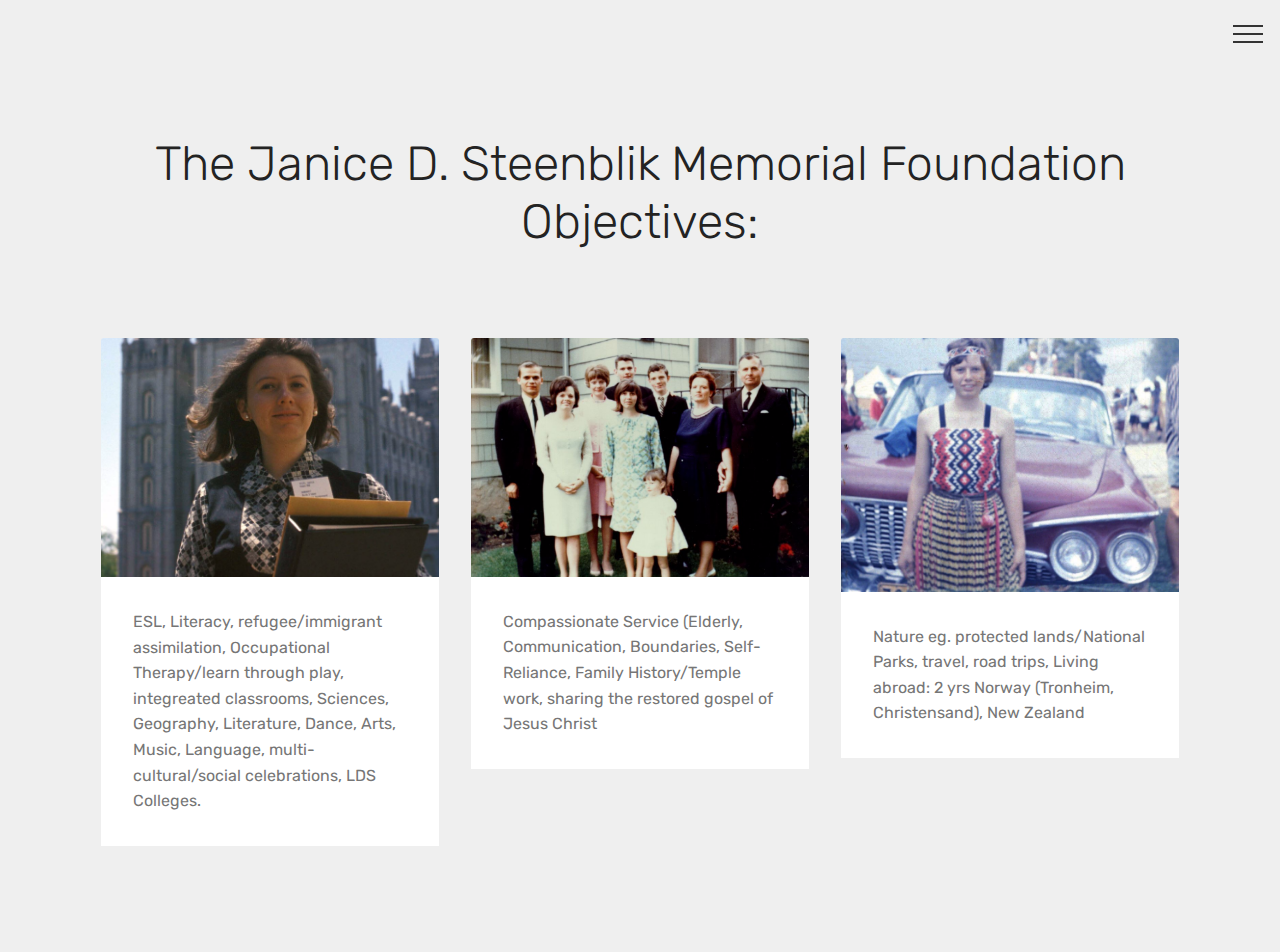
<file: page3.html>
<!DOCTYPE html>
<html >
<head>
  <!-- Site made with Mobirise Website Builder v4.7.2, https://mobirise.com -->
  <meta charset="UTF-8">
  <meta http-equiv="X-UA-Compatible" content="IE=edge">
  <meta name="generator" content="Mobirise v4.7.2, mobirise.com">
  <meta name="viewport" content="width=device-width, initial-scale=1, minimum-scale=1">
  <link rel="shortcut icon" href="assets/images/logo2.png" type="image/x-icon">
  <meta name="description" content="Website Generator Description">
  <title>Foundation</title>
  <link rel="stylesheet" href="assets/web/assets/mobirise-icons/mobirise-icons.css">
  <link rel="stylesheet" href="assets/tether/tether.min.css">
  <link rel="stylesheet" href="assets/bootstrap/css/bootstrap.min.css">
  <link rel="stylesheet" href="assets/bootstrap/css/bootstrap-grid.min.css">
  <link rel="stylesheet" href="assets/bootstrap/css/bootstrap-reboot.min.css">
  <link rel="stylesheet" href="assets/dropdown/css/style.css">
  <link rel="stylesheet" href="assets/theme/css/style.css">
  <link rel="stylesheet" href="assets/mobirise/css/mbr-additional.css" type="text/css">
  
  
  
</head>
<body>
  <section class="menu cid-qDMTMDtjyh" once="menu" id="menu2-5">

    

    <nav class="navbar navbar-expand beta-menu navbar-dropdown align-items-center collapsed bg-color transparent">
        <button class="navbar-toggler navbar-toggler-right" type="button" data-toggle="collapse" data-target="#navbarSupportedContent" aria-controls="navbarSupportedContent" aria-expanded="false" aria-label="Toggle navigation">
            <div class="hamburger">
                <span></span>
                <span></span>
                <span></span>
                <span></span>
            </div>
        </button>
        <div class="menu-logo">
            <div class="navbar-brand">
                
                
            </div>
        </div>
        <div class="collapse navbar-collapse" id="navbarSupportedContent">
            <ul class="navbar-nav nav-dropdown navbar-nav-top-padding" data-app-modern-menu="true"><li class="nav-item">
                    <a class="nav-link link text-black display-4" href="https://mobirise.com">Services</a>
                </li>
                <li class="nav-item">
                    <a class="nav-link link text-black display-4" href="https://mobirise.com">About Us</a>
                </li></ul>
            <div class="navbar-buttons mbr-section-btn">
                <a class="btn btn-sm btn-primary display-4" href="tel:+1-234-567-8901">
                    <span class="btn-icon mbri-mobile mbr-iconfont mbr-iconfont-btn">
                    </span>
                    +1-234-567-8901
                </a>
            </div>
        </div>
    </nav>
</section>

<section class="engine"><a href="https://mobirise.me/e">make a site</a></section><section class="features18 popup-btn-cards cid-qDPJhocqSt" id="features18-c">

    

    
    <div class="container">
        <h2 class="mbr-section-title pb-3 align-center mbr-fonts-style display-2">The Janice D. Steenblik Memorial Foundation<br>Objectives:</h2>
        
        <div class="media-container-row pt-5 ">
            <div class="card p-3 col-12 col-md-6 col-lg-4">
                <div class="card-wrapper ">
                    <div class="card-img">
                        <div class="mbr-overlay"></div>
                        <div class="mbr-section-btn text-center"><a href="https://mobirise.com" class="btn btn-primary-outline display-4">Education</a></div>
                        <img src="assets/images/slide35-2440x1656.jpg" alt="Mobirise" title="">
                    </div>
                    <div class="card-box">
                        
                        <p class="mbr-text mbr-fonts-style align-left display-7">ESL, Literacy, refugee/immigrant assimilation, Occupational Therapy/learn through play, integreated classrooms, Sciences, Geography, Literature, Dance, Arts, Music, Language, multi-cultural/social celebrations, LDS Colleges.</p>
                    </div>
                </div>
            </div>
            <div class="card p-3 col-12 col-md-6 col-lg-4">
                <div class="card-wrapper">
                    <div class="card-img">
                        <div class="mbr-overlay"></div>
                        <div class="mbr-section-btn text-center"><a href="https://mobirise.com" class="btn btn-primary-outline display-7">Family Relationships</a></div>
                        <img src="assets/images/1-78-3-1024x700.jpg" alt="Mobirise" title="">
                    </div>
                    <div class="card-box">
                        
                        <p class="mbr-text mbr-fonts-style display-7">Compassionate Service (Elderly, Communication, Boundaries, Self-Reliance, Family History/Temple work, sharing the restored gospel of Jesus Christ</p>
                    </div>
                </div>
            </div>

            <div class="card p-3 col-12 col-md-6 col-lg-4">
                <div class="card-wrapper">
                    <div class="card-img">
                        <div class="mbr-overlay"></div>
                        <div class="mbr-section-btn text-center"><a href="https://mobirise.com" class="btn btn-primary-outline display-4">Exploring the World's Beauty</a></div>
                        <img src="assets/images/slide57-4-1660x2268.jpg" alt="Mobirise" title="">
                    </div>
                    <div class="card-box">
                        
                        <p class="mbr-text mbr-fonts-style display-7">Nature eg. protected lands/National Parks, travel, road trips, Living abroad: 2 yrs Norway (Tronheim, Christensand), New Zealand</p>
                    </div>
                </div>
            </div>

            
        </div>
    </div>
</section>


  <script src="assets/web/assets/jquery/jquery.min.js"></script>
  <script src="assets/popper/popper.min.js"></script>
  <script src="assets/tether/tether.min.js"></script>
  <script src="assets/bootstrap/js/bootstrap.min.js"></script>
  <script src="assets/smoothscroll/smooth-scroll.js"></script>
  <script src="assets/dropdown/js/script.min.js"></script>
  <script src="assets/touchswipe/jquery.touch-swipe.min.js"></script>
  <script src="assets/mbr-popup-btns/mbr-popup-btns.js"></script>
  <script src="assets/theme/js/script.js"></script>
  
  
</body>
</html>
</file>
<file: assets/web/assets/mobirise-icons/mobirise-icons.css>
@font-face {
  font-family: 'MobiriseIcons';
  src:  url('mobirise-icons.eot?spat4u');
  src:  url('mobirise-icons.eot?spat4u#iefix') format('embedded-opentype'),
    url('mobirise-icons.ttf?spat4u') format('truetype'),
    url('mobirise-icons.woff?spat4u') format('woff'),
    url('mobirise-icons.svg?spat4u#MobiriseIcons') format('svg');
  font-weight: normal;
  font-style: normal;
}

[class^="mbri-"], [class*=" mbri-"] {
  /* use !important to prevent issues with browser extensions that change fonts */
  font-family: MobiriseIcons !important;
  speak: none;
  font-style: normal;
  font-weight: normal;
  font-variant: normal;
  text-transform: none;
  line-height: 1;

  /* Better Font Rendering =========== */
  -webkit-font-smoothing: antialiased;
  -moz-osx-font-smoothing: grayscale;
}

.mbri-add-submenu:before {
  content: "\e900";
}
.mbri-alert:before {
  content: "\e901";
}
.mbri-align-center:before {
  content: "\e902";
}
.mbri-align-justify:before {
  content: "\e903";
}
.mbri-align-left:before {
  content: "\e904";
}
.mbri-align-right:before {
  content: "\e905";
}
.mbri-android:before {
  content: "\e906";
}
.mbri-apple:before {
  content: "\e907";
}
.mbri-arrow-down:before {
  content: "\e908";
}
.mbri-arrow-next:before {
  content: "\e909";
}
.mbri-arrow-prev:before {
  content: "\e90a";
}
.mbri-arrow-up:before {
  content: "\e90b";
}
.mbri-bold:before {
  content: "\e90c";
}
.mbri-bookmark:before {
  content: "\e90d";
}
.mbri-bootstrap:before {
  content: "\e90e";
}
.mbri-briefcase:before {
  content: "\e90f";
}
.mbri-browse:before {
  content: "\e910";
}
.mbri-bulleted-list:before {
  content: "\e911";
}
.mbri-calendar:before {
  content: "\e912";
}
.mbri-camera:before {
  content: "\e913";
}
.mbri-cart-add:before {
  content: "\e914";
}
.mbri-cart-full:before {
  content: "\e915";
}
.mbri-cash:before {
  content: "\e916";
}
.mbri-change-style:before {
  content: "\e917";
}
.mbri-chat:before {
  content: "\e918";
}
.mbri-clock:before {
  content: "\e919";
}
.mbri-close:before {
  content: "\e91a";
}
.mbri-cloud:before {
  content: "\e91b";
}
.mbri-code:before {
  content: "\e91c";
}
.mbri-contact-form:before {
  content: "\e91d";
}
.mbri-credit-card:before {
  content: "\e91e";
}
.mbri-cursor-click:before {
  content: "\e91f";
}
.mbri-cust-feedback:before {
  content: "\e920";
}
.mbri-database:before {
  content: "\e921";
}
.mbri-delivery:before {
  content: "\e922";
}
.mbri-desktop:before {
  content: "\e923";
}
.mbri-devices:before {
  content: "\e924";
}
.mbri-down:before {
  content: "\e925";
}
.mbri-download:before {
  content: "\e989";
}
.mbri-drag-n-drop:before {
  content: "\e927";
}
.mbri-drag-n-drop2:before {
  content: "\e928";
}
.mbri-edit:before {
  content: "\e929";
}
.mbri-edit2:before {
  content: "\e92a";
}
.mbri-error:before {
  content: "\e92b";
}
.mbri-extension:before {
  content: "\e92c";
}
.mbri-features:before {
  content: "\e92d";
}
.mbri-file:before {
  content: "\e92e";
}
.mbri-flag:before {
  content: "\e92f";
}
.mbri-folder:before {
  content: "\e930";
}
.mbri-gift:before {
  content: "\e931";
}
.mbri-github:before {
  content: "\e932";
}
.mbri-globe:before {
  content: "\e933";
}
.mbri-globe-2:before {
  content: "\e934";
}
.mbri-growing-chart:before {
  content: "\e935";
}
.mbri-hearth:before {
  content: "\e936";
}
.mbri-help:before {
  content: "\e937";
}
.mbri-home:before {
  content: "\e938";
}
.mbri-hot-cup:before {
  content: "\e939";
}
.mbri-idea:before {
  content: "\e93a";
}
.mbri-image-gallery:before {
  content: "\e93b";
}
.mbri-image-slider:before {
  content: "\e93c";
}
.mbri-info:before {
  content: "\e93d";
}
.mbri-italic:before {
  content: "\e93e";
}
.mbri-key:before {
  content: "\e93f";
}
.mbri-laptop:before {
  content: "\e940";
}
.mbri-layers:before {
  content: "\e941";
}
.mbri-left-right:before {
  content: "\e942";
}
.mbri-left:before {
  content: "\e943";
}
.mbri-letter:before {
  content: "\e944";
}
.mbri-like:before {
  content: "\e945";
}
.mbri-link:before {
  content: "\e946";
}
.mbri-lock:before {
  content: "\e947";
}
.mbri-login:before {
  content: "\e948";
}
.mbri-logout:before {
  content: "\e949";
}
.mbri-magic-stick:before {
  content: "\e94a";
}
.mbri-map-pin:before {
  content: "\e94b";
}
.mbri-menu:before {
  content: "\e94c";
}
.mbri-mobile:before {
  content: "\e94d";
}
.mbri-mobile2:before {
  content: "\e94e";
}
.mbri-mobirise:before {
  content: "\e94f";
}
.mbri-more-horizontal:before {
  content: "\e950";
}
.mbri-more-vertical:before {
  content: "\e951";
}
.mbri-music:before {
  content: "\e952";
}
.mbri-new-file:before {
  content: "\e953";
}
.mbri-numbered-list:before {
  content: "\e954";
}
.mbri-opened-folder:before {
  content: "\e955";
}
.mbri-pages:before {
  content: "\e956";
}
.mbri-paper-plane:before {
  content: "\e957";
}
.mbri-paperclip:before {
  content: "\e958";
}
.mbri-photo:before {
  content: "\e959";
}
.mbri-photos:before {
  content: "\e95a";
}
.mbri-pin:before {
  content: "\e95b";
}
.mbri-play:before {
  content: "\e95c";
}
.mbri-plus:before {
  content: "\e95d";
}
.mbri-preview:before {
  content: "\e95e";
}
.mbri-print:before {
  content: "\e95f";
}
.mbri-protect:before {
  content: "\e960";
}
.mbri-question:before {
  content: "\e961";
}
.mbri-quote-left:before {
  content: "\e962";
}
.mbri-quote-right:before {
  content: "\e963";
}
.mbri-refresh:before {
  content: "\e964";
}
.mbri-responsive:before {
  content: "\e965";
}
.mbri-right:before {
  content: "\e966";
}
.mbri-rocket:before {
  content: "\e967";
}
.mbri-sad-face:before {
  content: "\e968";
}
.mbri-sale:before {
  content: "\e969";
}
.mbri-save:before {
  content: "\e96a";
}
.mbri-search:before {
  content: "\e96b";
}
.mbri-setting:before {
  content: "\e96c";
}
.mbri-setting2:before {
  content: "\e96d";
}
.mbri-setting3:before {
  content: "\e96e";
}
.mbri-share:before {
  content: "\e96f";
}
.mbri-shopping-bag:before {
  content: "\e970";
}
.mbri-shopping-basket:before {
  content: "\e971";
}
.mbri-shopping-cart:before {
  content: "\e972";
}
.mbri-sites:before {
  content: "\e973";
}
.mbri-smile-face:before {
  content: "\e974";
}
.mbri-speed:before {
  content: "\e975";
}
.mbri-star:before {
  content: "\e976";
}
.mbri-success:before {
  content: "\e977";
}
.mbri-sun:before {
  content: "\e978";
}
.mbri-sun2:before {
  content: "\e979";
}
.mbri-tablet:before {
  content: "\e97a";
}
.mbri-tablet-vertical:before {
  content: "\e97b";
}
.mbri-target:before {
  content: "\e97c";
}
.mbri-timer:before {
  content: "\e97d";
}
.mbri-to-ftp:before {
  content: "\e97e";
}
.mbri-to-local-drive:before {
  content: "\e97f";
}
.mbri-touch-swipe:before {
  content: "\e980";
}
.mbri-touch:before {
  content: "\e981";
}
.mbri-trash:before {
  content: "\e982";
}
.mbri-underline:before {
  content: "\e983";
}
.mbri-unlink:before {
  content: "\e984";
}
.mbri-unlock:before {
  content: "\e985";
}
.mbri-up-down:before {
  content: "\e986";
}
.mbri-up:before {
  content: "\e987";
}
.mbri-update:before {
  content: "\e988";
}
.mbri-upload:before {
 content: "\e926"; 
}
.mbri-user:before {
  content: "\e98a";
}
.mbri-user2:before {
  content: "\e98b";
}
.mbri-users:before {
  content: "\e98c";
}
.mbri-video:before {
  content: "\e98d";
}
.mbri-video-play:before {
  content: "\e98e";
}
.mbri-watch:before {
  content: "\e98f";
}
.mbri-website-theme:before {
  content: "\e990";
}
.mbri-wifi:before {
  content: "\e991";
}
.mbri-windows:before {
  content: "\e992";
}
.mbri-zoom-out:before {
  content: "\e993";
}
.mbri-redo:before {
  content: "\e994";
}
.mbri-undo:before {
  content: "\e995";
}
</file>
<file: assets/dropdown/css/style.css>
.navbar-dropdown {
  left: 0;
  padding: 0;
  position: absolute;
  right: 0;
  top: 0;
  transition: all 0.45s ease;
  z-index: 1030;
  background: #282828; }
  .navbar-dropdown .navbar-logo {
    margin-right: 0.8rem;
    transition: margin 0.3s ease-in-out;
    vertical-align: middle; }
    .navbar-dropdown .navbar-logo img {
      height: 3.125rem;
      transition: all 0.3s ease-in-out; }
    .navbar-dropdown .navbar-logo.mbr-iconfont {
      font-size: 3.125rem;
      line-height: 3.125rem; }
  .navbar-dropdown .navbar-caption {
    font-weight: 700;
    white-space: normal;
    vertical-align: -4px;
    line-height: 3.125rem !important; }
    .navbar-dropdown .navbar-caption, .navbar-dropdown .navbar-caption:hover {
      color: inherit;
      text-decoration: none; }
  .navbar-dropdown .mbr-iconfont + .navbar-caption {
    vertical-align: -1px; }
  .navbar-dropdown.navbar-fixed-top {
    position: fixed; }
  .navbar-dropdown .navbar-brand span {
    vertical-align: -4px; }
  .navbar-dropdown.bg-color.transparent {
    background: none; }
  .navbar-dropdown.navbar-short .navbar-brand {
    padding: 0.625rem 0; }
    .navbar-dropdown.navbar-short .navbar-brand span {
      vertical-align: -1px; }
  .navbar-dropdown.navbar-short .navbar-caption {
    line-height: 2.375rem !important;
    vertical-align: -2px; }
  .navbar-dropdown.navbar-short .navbar-logo {
    margin-right: 0.5rem; }
    .navbar-dropdown.navbar-short .navbar-logo img {
      height: 2.375rem; }
    .navbar-dropdown.navbar-short .navbar-logo.mbr-iconfont {
      font-size: 2.375rem;
      line-height: 2.375rem; }
  .navbar-dropdown.navbar-short .mbr-table-cell {
    height: 3.625rem; }
  .navbar-dropdown .navbar-close {
    left: 0.6875rem;
    position: fixed;
    top: 0.75rem;
    z-index: 1000; }
  .navbar-dropdown .hamburger-icon {
    content: "";
    display: inline-block;
    vertical-align: middle;
    width: 16px;
    -webkit-box-shadow: 0 -6px 0 1px #282828,0 0 0 1px #282828,0 6px 0 1px #282828;
    -moz-box-shadow: 0 -6px 0 1px #282828,0 0 0 1px #282828,0 6px 0 1px #282828;
    box-shadow: 0 -6px 0 1px #282828,0 0 0 1px #282828,0 6px 0 1px #282828; }

.dropdown-menu .dropdown-toggle[data-toggle="dropdown-submenu"]::after {
  border-bottom: 0.35em solid transparent;
  border-left: 0.35em solid;
  border-right: 0;
  border-top: 0.35em solid transparent;
  margin-left: 0.3rem; }

.dropdown-menu .dropdown-item:focus {
  outline: 0; }

.nav-dropdown {
  font-size: 0.75rem;
  font-weight: 500;
  height: auto !important; }
  .nav-dropdown .nav-btn {
    padding-left: 1rem; }
  .nav-dropdown .link {
    margin: .667em 1.667em;
    font-weight: 500;
    padding: 0;
    transition: color .2s ease-in-out; }
    .nav-dropdown .link.dropdown-toggle {
      margin-right: 2.583em; }
      .nav-dropdown .link.dropdown-toggle::after {
        margin-left: .25rem;
        border-top: 0.35em solid;
        border-right: 0.35em solid transparent;
        border-left: 0.35em solid transparent;
        border-bottom: 0; }
      .nav-dropdown .link.dropdown-toggle[aria-expanded="true"] {
        margin: 0;
        padding: 0.667em 3.263em  0.667em 1.667em; }
  .nav-dropdown .link::after,
  .nav-dropdown .dropdown-item::after {
    color: inherit; }
  .nav-dropdown .btn {
    font-size: 0.75rem;
    font-weight: 700;
    letter-spacing: 0;
    margin-bottom: 0;
    padding-left: 1.25rem;
    padding-right: 1.25rem; }
  .nav-dropdown .dropdown-menu {
    border-radius: 0;
    border: 0;
    left: 0;
    margin: 0;
    padding-bottom: 1.25rem;
    padding-top: 1.25rem;
    position: relative; }
  .nav-dropdown .dropdown-submenu {
    margin-left: 0.125rem;
    top: 0; }
  .nav-dropdown .dropdown-item {
    font-weight: 500;
    line-height: 2;
    padding: 0.3846em 4.615em 0.3846em 1.5385em;
    position: relative;
    transition: color .2s ease-in-out, background-color .2s ease-in-out; }
    .nav-dropdown .dropdown-item::after {
      margin-top: -0.3077em;
      position: absolute;
      right: 1.1538em;
      top: 50%; }
    .nav-dropdown .dropdown-item:focus, .nav-dropdown .dropdown-item:hover {
      background: none; }

@media (max-width: 767px) {
  .nav-dropdown.navbar-toggleable-sm {
    bottom: 0;
    display: none;
    left: 0;
    overflow-x: hidden;
    position: fixed;
    top: 0;
    transform: translateX(-100%);
    -ms-transform: translateX(-100%);
    -webkit-transform: translateX(-100%);
    width: 18.75rem;
    z-index: 999; } }
.nav-dropdown.navbar-toggleable-xl {
  bottom: 0;
  display: none;
  left: 0;
  overflow-x: hidden;
  position: fixed;
  top: 0;
  transform: translateX(-100%);
  -ms-transform: translateX(-100%);
  -webkit-transform: translateX(-100%);
  width: 18.75rem;
  z-index: 999; }

.nav-dropdown-sm {
  display: block !important;
  overflow-x: hidden;
  overflow: auto;
  padding-top: 3.875rem; }
  .nav-dropdown-sm::after {
    content: "";
    display: block;
    height: 3rem;
    width: 100%; }
  .nav-dropdown-sm.collapse.in ~ .navbar-close {
    display: block !important; }
  .nav-dropdown-sm.collapsing, .nav-dropdown-sm.collapse.in {
    transform: translateX(0);
    -ms-transform: translateX(0);
    -webkit-transform: translateX(0);
    transition: all 0.25s ease-out;
    -webkit-transition: all 0.25s ease-out;
    background: #282828; }
  .nav-dropdown-sm.collapsing[aria-expanded="false"] {
    transform: translateX(-100%);
    -ms-transform: translateX(-100%);
    -webkit-transform: translateX(-100%); }
  .nav-dropdown-sm .nav-item {
    display: block;
    margin-left: 0 !important;
    padding-left: 0; }
  .nav-dropdown-sm .link,
  .nav-dropdown-sm .dropdown-item {
    border-top: 1px dotted rgba(255, 255, 255, 0.1);
    font-size: 0.8125rem;
    line-height: 1.6;
    margin: 0 !important;
    padding: 0.875rem 2.4rem 0.875rem 1.5625rem !important;
    position: relative;
    white-space: normal; }
    .nav-dropdown-sm .link:focus, .nav-dropdown-sm .link:hover,
    .nav-dropdown-sm .dropdown-item:focus,
    .nav-dropdown-sm .dropdown-item:hover {
      background: rgba(0, 0, 0, 0.2) !important;
      color: #c0a375; }
  .nav-dropdown-sm .nav-btn {
    position: relative;
    padding: 1.5625rem 1.5625rem 0 1.5625rem; }
    .nav-dropdown-sm .nav-btn::before {
      border-top: 1px dotted rgba(255, 255, 255, 0.1);
      content: "";
      left: 0;
      position: absolute;
      top: 0;
      width: 100%; }
    .nav-dropdown-sm .nav-btn + .nav-btn {
      padding-top: 0.625rem; }
      .nav-dropdown-sm .nav-btn + .nav-btn::before {
        display: none; }
  .nav-dropdown-sm .btn {
    padding: 0.625rem 0; }
  .nav-dropdown-sm .dropdown-toggle[data-toggle="dropdown-submenu"]::after {
    margin-left: .25rem;
    border-top: 0.35em solid;
    border-right: 0.35em solid transparent;
    border-left: 0.35em solid transparent;
    border-bottom: 0; }
  .nav-dropdown-sm .dropdown-toggle[data-toggle="dropdown-submenu"][aria-expanded="true"]::after {
    border-top: 0;
    border-right: 0.35em solid transparent;
    border-left: 0.35em solid transparent;
    border-bottom: 0.35em solid; }
  .nav-dropdown-sm .dropdown-menu {
    margin: 0;
    padding: 0;
    position: relative;
    top: 0;
    left: 0;
    width: 100%;
    border: 0;
    float: none;
    border-radius: 0;
    background: none; }
  .nav-dropdown-sm .dropdown-submenu {
    left: 100%;
    margin-left: 0.125rem;
    margin-top: -1.25rem;
    top: 0; }

.navbar-toggleable-sm .nav-dropdown .dropdown-menu {
  position: absolute; }

.navbar-toggleable-sm .nav-dropdown .dropdown-submenu {
  left: 100%;
  margin-left: 0.125rem;
  margin-top: -1.25rem;
  top: 0; }

.navbar-toggleable-sm.opened .nav-dropdown .dropdown-menu {
  position: relative; }

.navbar-toggleable-sm.opened .nav-dropdown .dropdown-submenu {
  left: 0;
  margin-left: 00rem;
  margin-top: 0rem;
  top: 0; }

.is-builder .nav-dropdown.collapsing {
  transition: none !important; }

/*# sourceMappingURL=style.css.map */
</file>
<file: assets/theme/css/style.css>
/*!
 * Mobirise v4 theme (https://mobirise.com/)
 * Copyright 2017 Mobirise
 */
section {
  background-color: #eeeeee; }

section,
.container,
.container-fluid {
  position: relative;
  word-wrap: break-word; }

a.mbr-iconfont:hover {
  text-decoration: none; }

.article .lead p, .article .lead ul, .article .lead ol, .article .lead pre, .article .lead blockquote {
  margin-bottom: 0; }

a {
  font-style: normal;
  font-weight: 400;
  cursor: pointer; }
  a, a:hover {
    text-decoration: none; }

figure {
  margin-bottom: 0; }

body {
  color: #232323; }

h1, h2, h3, h4, h5, h6,
.h1, .h2, .h3, .h4, .h5, .h6,
.display-1, .display-2, .display-3, .display-4 {
  line-height: 1;
  word-break: break-word;
  word-wrap: break-word; }

b, strong {
  font-weight: bold; }

blockquote {
  padding: 10px 0 10px 20px;
  position: relative;
  border-left: 2px solid;
  border-color: #ff3366; }

input:-webkit-autofill, input:-webkit-autofill:hover, input:-webkit-autofill:focus, input:-webkit-autofill:active {
  transition-delay: 9999s;
  transition-property: background-color, color; }

textarea[type="hidden"] {
  display: none; }

body {
  position: relative; }

section {
  background-position: 50% 50%;
  background-repeat: no-repeat;
  background-size: cover; }
  section .mbr-background-video,
  section .mbr-background-video-preview {
    position: absolute;
    bottom: 0;
    left: 0;
    right: 0;
    top: 0; }

.hidden {
  visibility: hidden; }

.mbr-z-index20 {
  z-index: 20; }

/*! Base colors */
.mbr-white {
  color: #ffffff; }

.mbr-black {
  color: #000000; }

.mbr-bg-white {
  background-color: #ffffff; }

.mbr-bg-black {
  background-color: #000000; }

/*! Text-aligns */
.align-left {
  text-align: left; }

.align-center {
  text-align: center; }

.align-right {
  text-align: right; }

@media (max-width: 767px) {
  .align-left, .align-center, .align-right, .mbr-section-btn, .mbr-section-title {
    text-align: center; } }
/*! Font-weight  */
.mbr-light {
  font-weight: 300; }

.mbr-regular {
  font-weight: 400; }

.mbr-semibold {
  font-weight: 500; }

.mbr-bold {
  font-weight: 700; }

/*! Media  */
.media-size-item {
  -webkit-flex: 1 1 auto;
  -moz-flex: 1 1 auto;
  -ms-flex: 1 1 auto;
  -o-flex: 1 1 auto;
  flex: 1 1 auto; }

.media-content {
  -webkit-flex-basis: 100%;
  flex-basis: 100%; }

.media-container-row {
  display: -ms-flexbox;
  display: -webkit-flex;
  display: flex;
  -webkit-flex-direction: row;
  -ms-flex-direction: row;
  flex-direction: row;
  -webkit-flex-wrap: wrap;
  -ms-flex-wrap: wrap;
  flex-wrap: wrap;
  -webkit-justify-content: center;
  -ms-flex-pack: center;
  justify-content: center;
  -webkit-align-content: center;
  -ms-flex-line-pack: center;
  align-content: center;
  -webkit-align-items: start;
  -ms-flex-align: start;
  align-items: start; }
  .media-container-row .media-size-item {
    width: 400px; }

.media-container-column {
  display: -ms-flexbox;
  display: -webkit-flex;
  display: flex;
  -webkit-flex-direction: column;
  -ms-flex-direction: column;
  flex-direction: column;
  -webkit-flex-wrap: wrap;
  -ms-flex-wrap: wrap;
  flex-wrap: wrap;
  -webkit-justify-content: center;
  -ms-flex-pack: center;
  justify-content: center;
  -webkit-align-content: center;
  -ms-flex-line-pack: center;
  align-content: center;
  -webkit-align-items: stretch;
  -ms-flex-align: stretch;
  align-items: stretch; }
  .media-container-column > * {
    width: 100%; }

@media (min-width: 992px) {
  .media-container-row {
    -webkit-flex-wrap: nowrap;
    -ms-flex-wrap: nowrap;
    flex-wrap: nowrap; } }
figure {
  overflow: hidden; }

figure[mbr-media-size] {
  transition: width 0.1s; }

.mbr-figure img, .mbr-figure iframe {
  display: block;
  width: 100%; }

.card {
  background-color: transparent;
  border: none; }

.card-img {
  text-align: center;
  flex-shrink: 0; }

.media {
  max-width: 100%;
  margin: 0 auto; }

.mbr-figure {
  -ms-flex-item-align: center;
  -ms-grid-row-align: center;
  -webkit-align-self: center;
  align-self: center; }

.media-container > div {
  max-width: 100%; }

.mbr-figure img, .card-img img {
  width: 100%; }

@media (max-width: 991px) {
  .media-size-item {
    width: auto !important; }

  .media {
    width: auto; }

  .mbr-figure {
    width: 100% !important; } }
/*! Buttons */
.mbr-section-btn {
  margin-left: -.25rem;
  margin-right: -.25rem;
  font-size: 0; }

nav .mbr-section-btn {
  margin-left: 0rem;
  margin-right: 0rem; }

/*! Btn icon margin */
.btn .mbr-iconfont, .btn.btn-sm .mbr-iconfont {
  cursor: pointer;
  margin-right: 0.5rem; }

.btn.btn-md .mbr-iconfont, .btn.btn-md .mbr-iconfont {
  margin-right: 0.8rem; }

.mbr-regular {
  font-weight: 400; }

.mbr-semibold {
  font-weight: 500; }

.mbr-bold {
  font-weight: 700; }

[type="submit"] {
  -webkit-appearance: none; }

/*! Full-screen */
.mbr-fullscreen .mbr-overlay {
  min-height: 100vh; }

.mbr-fullscreen {
  display: flex;
  display: -webkit-flex;
  display: -moz-flex;
  display: -ms-flex;
  display: -o-flex;
  align-items: center;
  -webkit-align-items: center;
  min-height: 100vh;
  padding-top: 3rem;
  padding-bottom: 3rem; }

/*! Map */
.map {
  height: 25rem;
  position: relative; }
  .map iframe {
    width: 100%;
    height: 100%; }

/* Form */
.form-asterisk {
  font-family: initial;
  position: absolute;
  top: -2px;
  font-weight: normal; }

/*! Scroll to top arrow */
.mbr-arrow-up {
  bottom: 25px;
  right: 90px;
  position: fixed;
  text-align: right;
  z-index: 5000;
  color: #ffffff;
  font-size: 32px;
  transform: rotate(180deg);
  -webkit-transform: rotate(180deg); }

.mbr-arrow-up a {
  background: rgba(0, 0, 0, 0.2);
  border-radius: 3px;
  color: #fff;
  display: inline-block;
  height: 60px;
  width: 60px;
  outline-style: none !important;
  position: relative;
  text-decoration: none;
  transition: all .3s ease-in-out;
  cursor: pointer;
  text-align: center; }
  .mbr-arrow-up a:hover {
    background-color: rgba(0, 0, 0, 0.4); }
  .mbr-arrow-up a i {
    line-height: 60px; }

.mbr-arrow-up-icon {
  display: block;
  color: #fff; }

.mbr-arrow-up-icon::before {
  content: "\203a";
  display: inline-block;
  font-family: serif;
  font-size: 32px;
  line-height: 1;
  font-style: normal;
  position: relative;
  top: 6px;
  left: -4px;
  -webkit-transform: rotate(-90deg);
  transform: rotate(-90deg); }

/*! Arrow Down */
.mbr-arrow {
  position: absolute;
  bottom: 45px;
  left: 50%;
  width: 60px;
  height: 60px;
  cursor: pointer;
  background-color: rgba(80, 80, 80, 0.5);
  border-radius: 50%;
  -webkit-transform: translateX(-50%);
  transform: translateX(-50%); }
  .mbr-arrow > a {
    display: inline-block;
    text-decoration: none;
    outline-style: none;
    -webkit-animation: arrowdown 1.7s ease-in-out infinite;
    animation: arrowdown 1.7s ease-in-out infinite; }
    .mbr-arrow > a > i {
      position: absolute;
      top: -2px;
      left: 15px;
      font-size: 2rem; }

@keyframes arrowdown {
  0% {
    transform: translateY(0px);
    -webkit-transform: translateY(0px); }
  50% {
    transform: translateY(-5px);
    -webkit-transform: translateY(-5px); }
  100% {
    transform: translateY(0px);
    -webkit-transform: translateY(0px); } }
@-webkit-keyframes arrowdown {
  0% {
    transform: translateY(0px);
    -webkit-transform: translateY(0px); }
  50% {
    transform: translateY(-5px);
    -webkit-transform: translateY(-5px); }
  100% {
    transform: translateY(0px);
    -webkit-transform: translateY(0px); } }
@media (max-width: 500px) {
  .mbr-arrow-up {
    left: 50%;
    right: auto;
    transform: translateX(-50%) rotate(180deg);
    -webkit-transform: translateX(-50%) rotate(180deg); } }
/*Gradients animation*/
@keyframes gradient-animation {
  from {
    background-position: 0% 100%;
    animation-timing-function: ease-in-out; }
  to {
    background-position: 100% 0%;
    animation-timing-function: ease-in-out; } }
@-webkit-keyframes gradient-animation {
  from {
    background-position: 0% 100%;
    animation-timing-function: ease-in-out; }
  to {
    background-position: 100% 0%;
    animation-timing-function: ease-in-out; } }
.bg-gradient {
  background-size: 200% 200%;
  animation: gradient-animation 5s infinite alternate;
  -webkit-animation: gradient-animation 5s infinite alternate; }

.menu .navbar-brand {
  display: -webkit-flex; }
  .menu .navbar-brand span {
    display: flex;
    display: -webkit-flex; }
  .menu .navbar-brand .navbar-caption-wrap {
    display: -webkit-flex; }
  .menu .navbar-brand .navbar-logo img {
    display: -webkit-flex; }
@media (min-width: 768px) and (max-width: 991px) {
  .menu .navbar-toggleable-sm .navbar-nav {
    display: -webkit-box;
    display: -webkit-flex;
    display: -ms-flexbox; } }
@media (min-width: 992px) {
  .menu .navbar-nav.nav-dropdown {
    display: -webkit-flex; }
  .menu .navbar-toggleable-sm .navbar-collapse {
    display: -webkit-flex !important; } }

/*# sourceMappingURL=style.css.map */
.engine {
	position: absolute;
	text-indent: -2400px;
	text-align: center;
	padding: 0;
	top: 0;
	left: -2400px;
}
</file>
<file: assets/mobirise/css/mbr-additional.css>
@import url(https://fonts.googleapis.com/css?family=Rubik:300,300i,400,400i,500,500i,700,700i,900,900i);





body {
  font-style: normal;
  line-height: 1.5;
}
.mbr-section-title {
  font-style: normal;
  line-height: 1.2;
}
.mbr-section-subtitle {
  line-height: 1.3;
}
.mbr-text {
  font-style: normal;
  line-height: 1.6;
}
.display-1 {
  font-family: 'Rubik', sans-serif;
  font-size: 4.25rem;
}
.display-1 > .mbr-iconfont {
  font-size: 6.8rem;
}
.display-2 {
  font-family: 'Rubik', sans-serif;
  font-size: 3rem;
}
.display-2 > .mbr-iconfont {
  font-size: 4.8rem;
}
.display-4 {
  font-family: 'Rubik', sans-serif;
  font-size: 1rem;
}
.display-4 > .mbr-iconfont {
  font-size: 1.6rem;
}
.display-5 {
  font-family: 'Rubik', sans-serif;
  font-size: 1.5rem;
}
.display-5 > .mbr-iconfont {
  font-size: 2.4rem;
}
.display-7 {
  font-family: 'Rubik', sans-serif;
  font-size: 1rem;
}
.display-7 > .mbr-iconfont {
  font-size: 1.6rem;
}
/* ---- Fluid typography for mobile devices ---- */
/* 1.4 - font scale ratio ( bootstrap == 1.42857 ) */
/* 100vw - current viewport width */
/* (48 - 20)  48 == 48rem == 768px, 20 == 20rem == 320px(minimal supported viewport) */
/* 0.65 - min scale variable, may vary */
@media (max-width: 768px) {
  .display-1 {
    font-size: 3.4rem;
    font-size: calc( 2.1374999999999997rem + (4.25 - 2.1374999999999997) * ((100vw - 20rem) / (48 - 20)));
    line-height: calc( 1.4 * (2.1374999999999997rem + (4.25 - 2.1374999999999997) * ((100vw - 20rem) / (48 - 20))));
  }
  .display-2 {
    font-size: 2.4rem;
    font-size: calc( 1.7rem + (3 - 1.7) * ((100vw - 20rem) / (48 - 20)));
    line-height: calc( 1.4 * (1.7rem + (3 - 1.7) * ((100vw - 20rem) / (48 - 20))));
  }
  .display-4 {
    font-size: 0.8rem;
    font-size: calc( 1rem + (1 - 1) * ((100vw - 20rem) / (48 - 20)));
    line-height: calc( 1.4 * (1rem + (1 - 1) * ((100vw - 20rem) / (48 - 20))));
  }
  .display-5 {
    font-size: 1.2rem;
    font-size: calc( 1.175rem + (1.5 - 1.175) * ((100vw - 20rem) / (48 - 20)));
    line-height: calc( 1.4 * (1.175rem + (1.5 - 1.175) * ((100vw - 20rem) / (48 - 20))));
  }
}
/* Buttons */
.btn {
  font-weight: 500;
  border-width: 2px;
  font-style: normal;
  letter-spacing: 1px;
  margin: .4rem .8rem;
  white-space: normal;
  -webkit-transition: all 0.3s ease-in-out;
  -moz-transition: all 0.3s ease-in-out;
  transition: all 0.3s ease-in-out;
  padding: 1rem 3rem;
  border-radius: 3px;
  display: inline-flex;
  align-items: center;
  justify-content: center;
  word-break: break-word;
}
.btn-sm {
  font-weight: 500;
  letter-spacing: 1px;
  -webkit-transition: all 0.3s ease-in-out;
  -moz-transition: all 0.3s ease-in-out;
  transition: all 0.3s ease-in-out;
  padding: 0.6rem 1.5rem;
  border-radius: 3px;
}
.btn-md {
  font-weight: 500;
  letter-spacing: 1px;
  margin: .4rem .8rem !important;
  -webkit-transition: all 0.3s ease-in-out;
  -moz-transition: all 0.3s ease-in-out;
  transition: all 0.3s ease-in-out;
  padding: 1rem 3rem;
  border-radius: 3px;
}
.btn-lg {
  font-weight: 500;
  letter-spacing: 1px;
  margin: .4rem .8rem !important;
  -webkit-transition: all 0.3s ease-in-out;
  -moz-transition: all 0.3s ease-in-out;
  transition: all 0.3s ease-in-out;
  padding: 1.2rem 3.2rem;
  border-radius: 3px;
}
.bg-primary {
  background-color: #ffffff !important;
}
.bg-success {
  background-color: #f7ed4a !important;
}
.bg-info {
  background-color: #82786e !important;
}
.bg-warning {
  background-color: #879a9f !important;
}
.bg-danger {
  background-color: #b1a374 !important;
}
.btn-primary,
.btn-primary:active {
  background-color: #ffffff !important;
  border-color: #ffffff !important;
  color: #808080 !important;
}
.btn-primary:hover,
.btn-primary:focus,
.btn-primary.focus,
.btn-primary.active {
  color: #808080 !important;
  background-color: #d9d9d9 !important;
  border-color: #d9d9d9 !important;
}
.btn-primary.disabled,
.btn-primary:disabled {
  color: #808080 !important;
  background-color: #d9d9d9 !important;
  border-color: #d9d9d9 !important;
}
.btn-secondary,
.btn-secondary:active {
  background-color: #ff3366 !important;
  border-color: #ff3366 !important;
  color: #ffffff !important;
}
.btn-secondary:hover,
.btn-secondary:focus,
.btn-secondary.focus,
.btn-secondary.active {
  color: #ffffff !important;
  background-color: #e50039 !important;
  border-color: #e50039 !important;
}
.btn-secondary.disabled,
.btn-secondary:disabled {
  color: #ffffff !important;
  background-color: #e50039 !important;
  border-color: #e50039 !important;
}
.btn-info,
.btn-info:active {
  background-color: #82786e !important;
  border-color: #82786e !important;
  color: #ffffff !important;
}
.btn-info:hover,
.btn-info:focus,
.btn-info.focus,
.btn-info.active {
  color: #ffffff !important;
  background-color: #59524b !important;
  border-color: #59524b !important;
}
.btn-info.disabled,
.btn-info:disabled {
  color: #ffffff !important;
  background-color: #59524b !important;
  border-color: #59524b !important;
}
.btn-success,
.btn-success:active {
  background-color: #f7ed4a !important;
  border-color: #f7ed4a !important;
  color: #3f3c03 !important;
}
.btn-success:hover,
.btn-success:focus,
.btn-success.focus,
.btn-success.active {
  color: #3f3c03 !important;
  background-color: #eadd0a !important;
  border-color: #eadd0a !important;
}
.btn-success.disabled,
.btn-success:disabled {
  color: #3f3c03 !important;
  background-color: #eadd0a !important;
  border-color: #eadd0a !important;
}
.btn-warning,
.btn-warning:active {
  background-color: #879a9f !important;
  border-color: #879a9f !important;
  color: #ffffff !important;
}
.btn-warning:hover,
.btn-warning:focus,
.btn-warning.focus,
.btn-warning.active {
  color: #ffffff !important;
  background-color: #617479 !important;
  border-color: #617479 !important;
}
.btn-warning.disabled,
.btn-warning:disabled {
  color: #ffffff !important;
  background-color: #617479 !important;
  border-color: #617479 !important;
}
.btn-danger,
.btn-danger:active {
  background-color: #b1a374 !important;
  border-color: #b1a374 !important;
  color: #ffffff !important;
}
.btn-danger:hover,
.btn-danger:focus,
.btn-danger.focus,
.btn-danger.active {
  color: #ffffff !important;
  background-color: #8b7d4e !important;
  border-color: #8b7d4e !important;
}
.btn-danger.disabled,
.btn-danger:disabled {
  color: #ffffff !important;
  background-color: #8b7d4e !important;
  border-color: #8b7d4e !important;
}
.btn-white {
  color: #333333 !important;
}
.btn-white,
.btn-white:active {
  background-color: #ffffff !important;
  border-color: #ffffff !important;
  color: #808080 !important;
}
.btn-white:hover,
.btn-white:focus,
.btn-white.focus,
.btn-white.active {
  color: #808080 !important;
  background-color: #d9d9d9 !important;
  border-color: #d9d9d9 !important;
}
.btn-white.disabled,
.btn-white:disabled {
  color: #808080 !important;
  background-color: #d9d9d9 !important;
  border-color: #d9d9d9 !important;
}
.btn-black,
.btn-black:active {
  background-color: #333333 !important;
  border-color: #333333 !important;
  color: #ffffff !important;
}
.btn-black:hover,
.btn-black:focus,
.btn-black.focus,
.btn-black.active {
  color: #ffffff !important;
  background-color: #0d0d0d !important;
  border-color: #0d0d0d !important;
}
.btn-black.disabled,
.btn-black:disabled {
  color: #ffffff !important;
  background-color: #0d0d0d !important;
  border-color: #0d0d0d !important;
}
.btn-primary-outline,
.btn-primary-outline:active {
  background: none;
  border-color: #cccccc;
  color: #cccccc;
}
.btn-primary-outline:hover,
.btn-primary-outline:focus,
.btn-primary-outline.focus,
.btn-primary-outline.active {
  color: #808080;
  background-color: #ffffff;
  border-color: #ffffff;
}
.btn-primary-outline.disabled,
.btn-primary-outline:disabled {
  color: #808080 !important;
  background-color: #ffffff !important;
  border-color: #ffffff !important;
}
.btn-secondary-outline,
.btn-secondary-outline:active {
  background: none;
  border-color: #cc0033;
  color: #cc0033;
}
.btn-secondary-outline:hover,
.btn-secondary-outline:focus,
.btn-secondary-outline.focus,
.btn-secondary-outline.active {
  color: #ffffff;
  background-color: #ff3366;
  border-color: #ff3366;
}
.btn-secondary-outline.disabled,
.btn-secondary-outline:disabled {
  color: #ffffff !important;
  background-color: #ff3366 !important;
  border-color: #ff3366 !important;
}
.btn-info-outline,
.btn-info-outline:active {
  background: none;
  border-color: #4b453f;
  color: #4b453f;
}
.btn-info-outline:hover,
.btn-info-outline:focus,
.btn-info-outline.focus,
.btn-info-outline.active {
  color: #ffffff;
  background-color: #82786e;
  border-color: #82786e;
}
.btn-info-outline.disabled,
.btn-info-outline:disabled {
  color: #ffffff !important;
  background-color: #82786e !important;
  border-color: #82786e !important;
}
.btn-success-outline,
.btn-success-outline:active {
  background: none;
  border-color: #d2c609;
  color: #d2c609;
}
.btn-success-outline:hover,
.btn-success-outline:focus,
.btn-success-outline.focus,
.btn-success-outline.active {
  color: #3f3c03;
  background-color: #f7ed4a;
  border-color: #f7ed4a;
}
.btn-success-outline.disabled,
.btn-success-outline:disabled {
  color: #3f3c03 !important;
  background-color: #f7ed4a !important;
  border-color: #f7ed4a !important;
}
.btn-warning-outline,
.btn-warning-outline:active {
  background: none;
  border-color: #55666b;
  color: #55666b;
}
.btn-warning-outline:hover,
.btn-warning-outline:focus,
.btn-warning-outline.focus,
.btn-warning-outline.active {
  color: #ffffff;
  background-color: #879a9f;
  border-color: #879a9f;
}
.btn-warning-outline.disabled,
.btn-warning-outline:disabled {
  color: #ffffff !important;
  background-color: #879a9f !important;
  border-color: #879a9f !important;
}
.btn-danger-outline,
.btn-danger-outline:active {
  background: none;
  border-color: #7a6e45;
  color: #7a6e45;
}
.btn-danger-outline:hover,
.btn-danger-outline:focus,
.btn-danger-outline.focus,
.btn-danger-outline.active {
  color: #ffffff;
  background-color: #b1a374;
  border-color: #b1a374;
}
.btn-danger-outline.disabled,
.btn-danger-outline:disabled {
  color: #ffffff !important;
  background-color: #b1a374 !important;
  border-color: #b1a374 !important;
}
.btn-black-outline,
.btn-black-outline:active {
  background: none;
  border-color: #000000;
  color: #000000;
}
.btn-black-outline:hover,
.btn-black-outline:focus,
.btn-black-outline.focus,
.btn-black-outline.active {
  color: #ffffff;
  background-color: #333333;
  border-color: #333333;
}
.btn-black-outline.disabled,
.btn-black-outline:disabled {
  color: #ffffff !important;
  background-color: #333333 !important;
  border-color: #333333 !important;
}
.btn-white-outline,
.btn-white-outline:active,
.btn-white-outline.active {
  background: none;
  border-color: #ffffff;
  color: #ffffff;
}
.btn-white-outline:hover,
.btn-white-outline:focus,
.btn-white-outline.focus {
  color: #333333;
  background-color: #ffffff;
  border-color: #ffffff;
}
.text-primary {
  color: #ffffff !important;
}
.text-secondary {
  color: #ff3366 !important;
}
.text-success {
  color: #f7ed4a !important;
}
.text-info {
  color: #82786e !important;
}
.text-warning {
  color: #879a9f !important;
}
.text-danger {
  color: #b1a374 !important;
}
.text-white {
  color: #ffffff !important;
}
.text-black {
  color: #000000 !important;
}
a.text-primary:hover,
a.text-primary:focus {
  color: #cccccc !important;
}
a.text-secondary:hover,
a.text-secondary:focus {
  color: #cc0033 !important;
}
a.text-success:hover,
a.text-success:focus {
  color: #d2c609 !important;
}
a.text-info:hover,
a.text-info:focus {
  color: #4b453f !important;
}
a.text-warning:hover,
a.text-warning:focus {
  color: #55666b !important;
}
a.text-danger:hover,
a.text-danger:focus {
  color: #7a6e45 !important;
}
a.text-white:hover,
a.text-white:focus {
  color: #b3b3b3 !important;
}
a.text-black:hover,
a.text-black:focus {
  color: #4d4d4d !important;
}
.alert-success {
  background-color: #70c770;
}
.alert-info {
  background-color: #82786e;
}
.alert-warning {
  background-color: #879a9f;
}
.alert-danger {
  background-color: #b1a374;
}
.mbr-section-btn a.btn:not(.btn-form):hover,
.mbr-section-btn a.btn:not(.btn-form):focus {
  box-shadow: none !important;
}
.mbr-gallery-filter li.active .btn {
  background-color: #ffffff;
  border-color: #ffffff;
  color: #8c8c8c;
}
.mbr-gallery-filter li.active .btn:focus {
  box-shadow: none;
}
.btn-form {
  border-radius: 0;
}
.btn-form:hover {
  cursor: pointer;
}
a,
a:hover {
  color: #ffffff;
}
.mbr-plan-header.bg-primary .mbr-plan-subtitle,
.mbr-plan-header.bg-primary .mbr-plan-price-desc {
  color: #ffffff;
}
.mbr-plan-header.bg-success .mbr-plan-subtitle,
.mbr-plan-header.bg-success .mbr-plan-price-desc {
  color: #ffffff;
}
.mbr-plan-header.bg-info .mbr-plan-subtitle,
.mbr-plan-header.bg-info .mbr-plan-price-desc {
  color: #beb8b2;
}
.mbr-plan-header.bg-warning .mbr-plan-subtitle,
.mbr-plan-header.bg-warning .mbr-plan-price-desc {
  color: #ced6d8;
}
.mbr-plan-header.bg-danger .mbr-plan-subtitle,
.mbr-plan-header.bg-danger .mbr-plan-price-desc {
  color: #dfd9c6;
}
/* Scroll to top button*/
.scrollToTop_wraper {
  display: none;
}
#scrollToTop a i:before {
  content: '';
  position: absolute;
  height: 40%;
  top: 25%;
  background: #fff;
  width: 2px;
  left: calc(50% - 1px);
}
#scrollToTop a i:after {
  content: '';
  position: absolute;
  display: block;
  border-top: 2px solid #fff;
  border-right: 2px solid #fff;
  width: 40%;
  height: 40%;
  left: 30%;
  bottom: 30%;
  transform: rotate(135deg);
}
/* Others*/
.note-check a[data-value=Rubik] {
  font-style: normal;
}
.mbr-arrow a {
  color: #ffffff;
}
@media (max-width: 767px) {
  .mbr-arrow {
    display: none;
  }
}
.form-control-label {
  position: relative;
  cursor: pointer;
  margin-bottom: .357em;
  padding: 0;
}
.alert {
  color: #ffffff;
  border-radius: 0;
  border: 0;
  font-size: .875rem;
  line-height: 1.5;
  margin-bottom: 1.875rem;
  padding: 1.25rem;
  position: relative;
}
.alert.alert-form::after {
  background-color: inherit;
  bottom: -7px;
  content: "";
  display: block;
  height: 14px;
  left: 50%;
  margin-left: -7px;
  position: absolute;
  transform: rotate(45deg);
  width: 14px;
}
.form-control {
  background-color: #f5f5f5;
  box-shadow: none;
  color: #565656;
  font-family: 'Rubik', sans-serif;
  font-size: 1rem;
  line-height: 1.43;
  min-height: 3.5em;
  padding: 1.07em .5em;
}
.form-control > .mbr-iconfont {
  font-size: 1.6rem;
}
.form-control,
.form-control:focus {
  border: 1px solid #e8e8e8;
}
.form-active .form-control:invalid {
  border-color: red;
}
.mbr-overlay {
  background-color: #000;
  bottom: 0;
  left: 0;
  opacity: .5;
  position: absolute;
  right: 0;
  top: 0;
  z-index: 0;
}
blockquote {
  font-style: italic;
  padding: 10px 0 10px 20px;
  font-size: 1.09rem;
  position: relative;
  border-color: #ffffff;
  border-width: 3px;
}
ul,
ol,
pre,
blockquote {
  margin-bottom: 2.3125rem;
}
pre {
  background: #f4f4f4;
  padding: 10px 24px;
  white-space: pre-wrap;
}
.inactive {
  -webkit-user-select: none;
  -moz-user-select: none;
  -ms-user-select: none;
  user-select: none;
  pointer-events: none;
  -webkit-user-drag: none;
  user-drag: none;
}
.mbr-section__comments .row {
  justify-content: center;
}
/* Forms */
.mbr-form .btn {
  margin: .4rem 0;
}
@media (max-width: 767px) {
  .btn {
    font-size: .75rem !important;
  }
  .btn .mbr-iconfont {
    font-size: 1rem !important;
  }
}
/* Social block */
.btn-social {
  font-size: 20px;
  border-radius: 50%;
  padding: 0;
  width: 44px;
  height: 44px;
  line-height: 44px;
  text-align: center;
  position: relative;
  border: 2px solid #c0a375;
  border-color: #ffffff;
  color: #232323;
  cursor: pointer;
}
.btn-social i {
  top: 0;
  line-height: 44px;
  width: 44px;
}
.btn-social:hover {
  color: #fff;
  background: #ffffff;
}
.btn-social + .btn {
  margin-left: .1rem;
}
/* Footer */
.mbr-footer-content li::before,
.mbr-footer .mbr-contacts li::before {
  background: #ffffff;
}
.mbr-footer-content li a:hover,
.mbr-footer .mbr-contacts li a:hover {
  color: #ffffff;
}
/* Headers*/
.offset-1 {
  margin-left: 8.33333%;
}
.offset-2 {
  margin-left: 16.66667%;
}
.offset-3 {
  margin-left: 25%;
}
.offset-4 {
  margin-left: 33.33333%;
}
.offset-5 {
  margin-left: 41.66667%;
}
.offset-6 {
  margin-left: 50%;
}
.offset-7 {
  margin-left: 58.33333%;
}
.offset-8 {
  margin-left: 66.66667%;
}
.offset-9 {
  margin-left: 75%;
}
.offset-10 {
  margin-left: 83.33333%;
}
.offset-11 {
  margin-left: 91.66667%;
}
@media (min-width: 576px) {
  .offset-sm-0 {
    margin-left: 0%;
  }
  .offset-sm-1 {
    margin-left: 8.33333%;
  }
  .offset-sm-2 {
    margin-left: 16.66667%;
  }
  .offset-sm-3 {
    margin-left: 25%;
  }
  .offset-sm-4 {
    margin-left: 33.33333%;
  }
  .offset-sm-5 {
    margin-left: 41.66667%;
  }
  .offset-sm-6 {
    margin-left: 50%;
  }
  .offset-sm-7 {
    margin-left: 58.33333%;
  }
  .offset-sm-8 {
    margin-left: 66.66667%;
  }
  .offset-sm-9 {
    margin-left: 75%;
  }
  .offset-sm-10 {
    margin-left: 83.33333%;
  }
  .offset-sm-11 {
    margin-left: 91.66667%;
  }
}
@media (min-width: 768px) {
  .offset-md-0 {
    margin-left: 0%;
  }
  .offset-md-1 {
    margin-left: 8.33333%;
  }
  .offset-md-2 {
    margin-left: 16.66667%;
  }
  .offset-md-3 {
    margin-left: 25%;
  }
  .offset-md-4 {
    margin-left: 33.33333%;
  }
  .offset-md-5 {
    margin-left: 41.66667%;
  }
  .offset-md-6 {
    margin-left: 50%;
  }
  .offset-md-7 {
    margin-left: 58.33333%;
  }
  .offset-md-8 {
    margin-left: 66.66667%;
  }
  .offset-md-9 {
    margin-left: 75%;
  }
  .offset-md-10 {
    margin-left: 83.33333%;
  }
  .offset-md-11 {
    margin-left: 91.66667%;
  }
}
@media (min-width: 992px) {
  .offset-lg-0 {
    margin-left: 0%;
  }
  .offset-lg-1 {
    margin-left: 8.33333%;
  }
  .offset-lg-2 {
    margin-left: 16.66667%;
  }
  .offset-lg-3 {
    margin-left: 25%;
  }
  .offset-lg-4 {
    margin-left: 33.33333%;
  }
  .offset-lg-5 {
    margin-left: 41.66667%;
  }
  .offset-lg-6 {
    margin-left: 50%;
  }
  .offset-lg-7 {
    margin-left: 58.33333%;
  }
  .offset-lg-8 {
    margin-left: 66.66667%;
  }
  .offset-lg-9 {
    margin-left: 75%;
  }
  .offset-lg-10 {
    margin-left: 83.33333%;
  }
  .offset-lg-11 {
    margin-left: 91.66667%;
  }
}
@media (min-width: 1200px) {
  .offset-xl-0 {
    margin-left: 0%;
  }
  .offset-xl-1 {
    margin-left: 8.33333%;
  }
  .offset-xl-2 {
    margin-left: 16.66667%;
  }
  .offset-xl-3 {
    margin-left: 25%;
  }
  .offset-xl-4 {
    margin-left: 33.33333%;
  }
  .offset-xl-5 {
    margin-left: 41.66667%;
  }
  .offset-xl-6 {
    margin-left: 50%;
  }
  .offset-xl-7 {
    margin-left: 58.33333%;
  }
  .offset-xl-8 {
    margin-left: 66.66667%;
  }
  .offset-xl-9 {
    margin-left: 75%;
  }
  .offset-xl-10 {
    margin-left: 83.33333%;
  }
  .offset-xl-11 {
    margin-left: 91.66667%;
  }
}
.navbar-toggler {
  -webkit-align-self: flex-start;
  -ms-flex-item-align: start;
  align-self: flex-start;
  padding: 0.25rem 0.75rem;
  font-size: 1.25rem;
  line-height: 1;
  background: transparent;
  border: 1px solid transparent;
  -webkit-border-radius: 0.25rem;
  border-radius: 0.25rem;
}
.navbar-toggler:focus,
.navbar-toggler:hover {
  text-decoration: none;
}
.navbar-toggler-icon {
  display: inline-block;
  width: 1.5em;
  height: 1.5em;
  vertical-align: middle;
  content: "";
  background: no-repeat center center;
  -webkit-background-size: 100% 100%;
  -o-background-size: 100% 100%;
  background-size: 100% 100%;
}
.navbar-toggler-left {
  position: absolute;
  left: 1rem;
}
.navbar-toggler-right {
  position: absolute;
  right: 1rem;
}
@media (max-width: 575px) {
  .navbar-toggleable .navbar-nav .dropdown-menu {
    position: static;
    float: none;
  }
  .navbar-toggleable > .container {
    padding-right: 0;
    padding-left: 0;
  }
}
@media (min-width: 576px) {
  .navbar-toggleable {
    -webkit-box-orient: horizontal;
    -webkit-box-direction: normal;
    -webkit-flex-direction: row;
    -ms-flex-direction: row;
    flex-direction: row;
    -webkit-flex-wrap: nowrap;
    -ms-flex-wrap: nowrap;
    flex-wrap: nowrap;
    -webkit-box-align: center;
    -webkit-align-items: center;
    -ms-flex-align: center;
    align-items: center;
  }
  .navbar-toggleable .navbar-nav {
    -webkit-box-orient: horizontal;
    -webkit-box-direction: normal;
    -webkit-flex-direction: row;
    -ms-flex-direction: row;
    flex-direction: row;
  }
  .navbar-toggleable .navbar-nav .nav-link {
    padding-right: .5rem;
    padding-left: .5rem;
  }
  .navbar-toggleable > .container {
    display: -webkit-box;
    display: -webkit-flex;
    display: -ms-flexbox;
    display: flex;
    -webkit-flex-wrap: nowrap;
    -ms-flex-wrap: nowrap;
    flex-wrap: nowrap;
    -webkit-box-align: center;
    -webkit-align-items: center;
    -ms-flex-align: center;
    align-items: center;
  }
  .navbar-toggleable .navbar-collapse {
    display: -webkit-box !important;
    display: -webkit-flex !important;
    display: -ms-flexbox !important;
    display: flex !important;
    width: 100%;
  }
  .navbar-toggleable .navbar-toggler {
    display: none;
  }
}
@media (max-width: 767px) {
  .navbar-toggleable-sm .navbar-nav .dropdown-menu {
    position: static;
    float: none;
  }
  .navbar-toggleable-sm > .container {
    padding-right: 0;
    padding-left: 0;
  }
}
@media (min-width: 768px) {
  .navbar-toggleable-sm {
    -webkit-box-orient: horizontal;
    -webkit-box-direction: normal;
    -webkit-flex-direction: row;
    -ms-flex-direction: row;
    flex-direction: row;
    -webkit-flex-wrap: nowrap;
    -ms-flex-wrap: nowrap;
    flex-wrap: nowrap;
    -webkit-box-align: center;
    -webkit-align-items: center;
    -ms-flex-align: center;
    align-items: center;
  }
  .navbar-toggleable-sm .navbar-nav {
    -webkit-box-orient: horizontal;
    -webkit-box-direction: normal;
    -webkit-flex-direction: row;
    -ms-flex-direction: row;
    flex-direction: row;
  }
  .navbar-toggleable-sm .navbar-nav .nav-link {
    padding-right: .5rem;
    padding-left: .5rem;
  }
  .navbar-toggleable-sm > .container {
    display: -webkit-box;
    display: -webkit-flex;
    display: -ms-flexbox;
    display: flex;
    -webkit-flex-wrap: nowrap;
    -ms-flex-wrap: nowrap;
    flex-wrap: nowrap;
    -webkit-box-align: center;
    -webkit-align-items: center;
    -ms-flex-align: center;
    align-items: center;
  }
  .navbar-toggleable-sm .navbar-collapse {
    display: -webkit-box !important;
    display: -webkit-flex !important;
    display: -ms-flexbox !important;
    display: flex !important;
    width: 100%;
  }
  .navbar-toggleable-sm .navbar-toggler {
    display: none;
  }
}
@media (max-width: 991px) {
  .navbar-toggleable-md .navbar-nav .dropdown-menu {
    position: static;
    float: none;
  }
  .navbar-toggleable-md > .container {
    padding-right: 0;
    padding-left: 0;
  }
}
@media (min-width: 992px) {
  .navbar-toggleable-md {
    -webkit-box-orient: horizontal;
    -webkit-box-direction: normal;
    -webkit-flex-direction: row;
    -ms-flex-direction: row;
    flex-direction: row;
    -webkit-flex-wrap: nowrap;
    -ms-flex-wrap: nowrap;
    flex-wrap: nowrap;
    -webkit-box-align: center;
    -webkit-align-items: center;
    -ms-flex-align: center;
    align-items: center;
  }
  .navbar-toggleable-md .navbar-nav {
    -webkit-box-orient: horizontal;
    -webkit-box-direction: normal;
    -webkit-flex-direction: row;
    -ms-flex-direction: row;
    flex-direction: row;
  }
  .navbar-toggleable-md .navbar-nav .nav-link {
    padding-right: .5rem;
    padding-left: .5rem;
  }
  .navbar-toggleable-md > .container {
    display: -webkit-box;
    display: -webkit-flex;
    display: -ms-flexbox;
    display: flex;
    -webkit-flex-wrap: nowrap;
    -ms-flex-wrap: nowrap;
    flex-wrap: nowrap;
    -webkit-box-align: center;
    -webkit-align-items: center;
    -ms-flex-align: center;
    align-items: center;
  }
  .navbar-toggleable-md .navbar-collapse {
    display: -webkit-box !important;
    display: -webkit-flex !important;
    display: -ms-flexbox !important;
    display: flex !important;
    width: 100%;
  }
  .navbar-toggleable-md .navbar-toggler {
    display: none;
  }
}
@media (max-width: 1199px) {
  .navbar-toggleable-lg .navbar-nav .dropdown-menu {
    position: static;
    float: none;
  }
  .navbar-toggleable-lg > .container {
    padding-right: 0;
    padding-left: 0;
  }
}
@media (min-width: 1200px) {
  .navbar-toggleable-lg {
    -webkit-box-orient: horizontal;
    -webkit-box-direction: normal;
    -webkit-flex-direction: row;
    -ms-flex-direction: row;
    flex-direction: row;
    -webkit-flex-wrap: nowrap;
    -ms-flex-wrap: nowrap;
    flex-wrap: nowrap;
    -webkit-box-align: center;
    -webkit-align-items: center;
    -ms-flex-align: center;
    align-items: center;
  }
  .navbar-toggleable-lg .navbar-nav {
    -webkit-box-orient: horizontal;
    -webkit-box-direction: normal;
    -webkit-flex-direction: row;
    -ms-flex-direction: row;
    flex-direction: row;
  }
  .navbar-toggleable-lg .navbar-nav .nav-link {
    padding-right: .5rem;
    padding-left: .5rem;
  }
  .navbar-toggleable-lg > .container {
    display: -webkit-box;
    display: -webkit-flex;
    display: -ms-flexbox;
    display: flex;
    -webkit-flex-wrap: nowrap;
    -ms-flex-wrap: nowrap;
    flex-wrap: nowrap;
    -webkit-box-align: center;
    -webkit-align-items: center;
    -ms-flex-align: center;
    align-items: center;
  }
  .navbar-toggleable-lg .navbar-collapse {
    display: -webkit-box !important;
    display: -webkit-flex !important;
    display: -ms-flexbox !important;
    display: flex !important;
    width: 100%;
  }
  .navbar-toggleable-lg .navbar-toggler {
    display: none;
  }
}
.navbar-toggleable-xl {
  -webkit-box-orient: horizontal;
  -webkit-box-direction: normal;
  -webkit-flex-direction: row;
  -ms-flex-direction: row;
  flex-direction: row;
  -webkit-flex-wrap: nowrap;
  -ms-flex-wrap: nowrap;
  flex-wrap: nowrap;
  -webkit-box-align: center;
  -webkit-align-items: center;
  -ms-flex-align: center;
  align-items: center;
}
.navbar-toggleable-xl .navbar-nav .dropdown-menu {
  position: static;
  float: none;
}
.navbar-toggleable-xl > .container {
  padding-right: 0;
  padding-left: 0;
}
.navbar-toggleable-xl .navbar-nav {
  -webkit-box-orient: horizontal;
  -webkit-box-direction: normal;
  -webkit-flex-direction: row;
  -ms-flex-direction: row;
  flex-direction: row;
}
.navbar-toggleable-xl .navbar-nav .nav-link {
  padding-right: .5rem;
  padding-left: .5rem;
}
.navbar-toggleable-xl > .container {
  display: -webkit-box;
  display: -webkit-flex;
  display: -ms-flexbox;
  display: flex;
  -webkit-flex-wrap: nowrap;
  -ms-flex-wrap: nowrap;
  flex-wrap: nowrap;
  -webkit-box-align: center;
  -webkit-align-items: center;
  -ms-flex-align: center;
  align-items: center;
}
.navbar-toggleable-xl .navbar-collapse {
  display: -webkit-box !important;
  display: -webkit-flex !important;
  display: -ms-flexbox !important;
  display: flex !important;
  width: 100%;
}
.navbar-toggleable-xl .navbar-toggler {
  display: none;
}
.card-img {
  width: auto;
}
.menu .navbar.collapsed:not(.beta-menu) {
  flex-direction: column;
}
.carousel-item.active,
.carousel-item-next,
.carousel-item-prev {
  display: -webkit-box;
  display: -webkit-flex;
  display: -ms-flexbox;
  display: flex;
}
.note-air-layout .dropup .dropdown-menu,
.note-air-layout .navbar-fixed-bottom .dropdown .dropdown-menu {
  bottom: initial !important;
}
html,
body {
  height: auto;
  min-height: 100vh;
}
.dropup .dropdown-toggle::after {
  display: none;
}
.cid-qDMUwf3zrh {
  background-image: url("../../../assets/images/1-50-2-1024x736.jpg");
}
.cid-qDMZc8cS75 {
  padding-top: 90px;
  padding-bottom: 90px;
  background-color: #f9f9f9;
}
.cid-qDMZc8cS75 h4 {
  font-weight: 500;
  margin-bottom: 0;
  text-align: left;
}
.cid-qDMZc8cS75 p {
  color: #767676;
  text-align: left;
}
.cid-qDMZc8cS75 .card-box {
  padding-top: 2rem;
}
.cid-qDMZc8cS75 .card-wrapper {
  height: 100%;
}
.cid-qDPG7kAKBi .navbar {
  background: #ffffff;
  transition: none;
  min-height: 77px;
  padding: .5rem 0;
}
.cid-qDPG7kAKBi .navbar-dropdown.bg-color.transparent.opened {
  background: #ffffff;
}
.cid-qDPG7kAKBi a {
  font-style: normal;
}
.cid-qDPG7kAKBi .nav-item span {
  padding-right: 0.4em;
  line-height: 0.5em;
  vertical-align: text-bottom;
  position: relative;
  text-decoration: none;
}
.cid-qDPG7kAKBi .nav-item a {
  display: flex;
  align-items: center;
  justify-content: center;
  padding: 0.7rem 0 !important;
  margin: 0rem .65rem !important;
}
.cid-qDPG7kAKBi .nav-item:focus,
.cid-qDPG7kAKBi .nav-link:focus {
  outline: none;
}
.cid-qDPG7kAKBi .btn {
  padding: 0.4rem 1.5rem;
  display: inline-flex;
  align-items: center;
}
.cid-qDPG7kAKBi .btn .mbr-iconfont {
  font-size: 1.6rem;
}
.cid-qDPG7kAKBi .menu-logo {
  margin-right: auto;
}
.cid-qDPG7kAKBi .menu-logo .navbar-brand {
  display: flex;
  margin-left: 5rem;
  padding: 0;
  transition: padding .2s;
  min-height: 3.8rem;
  align-items: center;
}
.cid-qDPG7kAKBi .menu-logo .navbar-brand .navbar-caption-wrap {
  display: flex;
  -webkit-align-items: center;
  align-items: center;
  word-break: break-word;
  min-width: 7rem;
  margin: .3rem 0;
}
.cid-qDPG7kAKBi .menu-logo .navbar-brand .navbar-caption-wrap .navbar-caption {
  line-height: 1.2rem !important;
  padding-right: 2rem;
}
.cid-qDPG7kAKBi .menu-logo .navbar-brand .navbar-logo {
  font-size: 4rem;
  transition: font-size 0.25s;
}
.cid-qDPG7kAKBi .menu-logo .navbar-brand .navbar-logo img {
  display: flex;
}
.cid-qDPG7kAKBi .menu-logo .navbar-brand .navbar-logo .mbr-iconfont {
  transition: font-size 0.25s;
}
.cid-qDPG7kAKBi .navbar-toggleable-sm .navbar-collapse {
  justify-content: flex-end;
  -webkit-justify-content: flex-end;
  padding-right: 5rem;
  width: auto;
}
.cid-qDPG7kAKBi .navbar-toggleable-sm .navbar-collapse .navbar-nav {
  flex-wrap: wrap;
  -webkit-flex-wrap: wrap;
  padding-left: 0;
}
.cid-qDPG7kAKBi .navbar-toggleable-sm .navbar-collapse .navbar-nav .nav-item {
  -webkit-align-self: center;
  align-self: center;
}
.cid-qDPG7kAKBi .navbar-toggleable-sm .navbar-collapse .navbar-buttons {
  padding-left: 0;
  padding-bottom: 0;
}
.cid-qDPG7kAKBi .dropdown .dropdown-menu {
  background: #ffffff;
  display: none;
  position: absolute;
  min-width: 5rem;
  padding-top: 1.4rem;
  padding-bottom: 1.4rem;
  text-align: left;
}
.cid-qDPG7kAKBi .dropdown .dropdown-menu .dropdown-item {
  width: auto;
  padding: 0.235em 1.5385em 0.235em 1.5385em !important;
}
.cid-qDPG7kAKBi .dropdown .dropdown-menu .dropdown-item::after {
  right: 0.5rem;
}
.cid-qDPG7kAKBi .dropdown .dropdown-menu .dropdown-submenu {
  margin: 0;
}
.cid-qDPG7kAKBi .dropdown.open > .dropdown-menu {
  display: block;
}
.cid-qDPG7kAKBi .navbar-toggleable-sm.opened:after {
  position: absolute;
  width: 100vw;
  height: 100vh;
  content: '';
  background-color: rgba(0, 0, 0, 0.1);
  left: 0;
  bottom: 0;
  transform: translateY(100%);
  -webkit-transform: translateY(100%);
  z-index: 1000;
}
.cid-qDPG7kAKBi .navbar.navbar-short {
  min-height: 60px;
  transition: all .2s;
}
.cid-qDPG7kAKBi .navbar.navbar-short .navbar-toggler-right {
  top: 20px;
}
.cid-qDPG7kAKBi .navbar.navbar-short .navbar-logo a {
  font-size: 2.5rem !important;
  line-height: 2.5rem;
  transition: font-size 0.25s;
}
.cid-qDPG7kAKBi .navbar.navbar-short .navbar-logo a .mbr-iconfont {
  font-size: 2.5rem !important;
}
.cid-qDPG7kAKBi .navbar.navbar-short .navbar-logo a img {
  height: 3rem !important;
}
.cid-qDPG7kAKBi .navbar.navbar-short .navbar-brand {
  min-height: 3rem;
}
.cid-qDPG7kAKBi button.navbar-toggler {
  width: 31px;
  height: 18px;
  cursor: pointer;
  transition: all .2s;
  top: 1.5rem;
  right: 1rem;
}
.cid-qDPG7kAKBi button.navbar-toggler:focus {
  outline: none;
}
.cid-qDPG7kAKBi button.navbar-toggler .hamburger span {
  position: absolute;
  right: 0;
  width: 30px;
  height: 2px;
  border-right: 5px;
  background-color: #333333;
}
.cid-qDPG7kAKBi button.navbar-toggler .hamburger span:nth-child(1) {
  top: 0;
  transition: all .2s;
}
.cid-qDPG7kAKBi button.navbar-toggler .hamburger span:nth-child(2) {
  top: 8px;
  transition: all .15s;
}
.cid-qDPG7kAKBi button.navbar-toggler .hamburger span:nth-child(3) {
  top: 8px;
  transition: all .15s;
}
.cid-qDPG7kAKBi button.navbar-toggler .hamburger span:nth-child(4) {
  top: 16px;
  transition: all .2s;
}
.cid-qDPG7kAKBi nav.opened .hamburger span:nth-child(1) {
  top: 8px;
  width: 0;
  opacity: 0;
  right: 50%;
  transition: all .2s;
}
.cid-qDPG7kAKBi nav.opened .hamburger span:nth-child(2) {
  -webkit-transform: rotate(45deg);
  transform: rotate(45deg);
  transition: all .25s;
}
.cid-qDPG7kAKBi nav.opened .hamburger span:nth-child(3) {
  -webkit-transform: rotate(-45deg);
  transform: rotate(-45deg);
  transition: all .25s;
}
.cid-qDPG7kAKBi nav.opened .hamburger span:nth-child(4) {
  top: 8px;
  width: 0;
  opacity: 0;
  right: 50%;
  transition: all .2s;
}
.cid-qDPG7kAKBi .collapsed.navbar-expand {
  flex-direction: column;
}
.cid-qDPG7kAKBi .collapsed .btn {
  display: flex;
}
.cid-qDPG7kAKBi .collapsed .navbar-collapse {
  display: none !important;
  padding-right: 0 !important;
}
.cid-qDPG7kAKBi .collapsed .navbar-collapse.collapsing,
.cid-qDPG7kAKBi .collapsed .navbar-collapse.show {
  display: block !important;
}
.cid-qDPG7kAKBi .collapsed .navbar-collapse.collapsing .navbar-nav,
.cid-qDPG7kAKBi .collapsed .navbar-collapse.show .navbar-nav {
  display: block;
  text-align: center;
}
.cid-qDPG7kAKBi .collapsed .navbar-collapse.collapsing .navbar-nav .nav-item,
.cid-qDPG7kAKBi .collapsed .navbar-collapse.show .navbar-nav .nav-item {
  clear: both;
}
.cid-qDPG7kAKBi .collapsed .navbar-collapse.collapsing .navbar-nav .nav-item:last-child,
.cid-qDPG7kAKBi .collapsed .navbar-collapse.show .navbar-nav .nav-item:last-child {
  margin-bottom: 1rem;
}
.cid-qDPG7kAKBi .collapsed .navbar-collapse.collapsing .navbar-buttons,
.cid-qDPG7kAKBi .collapsed .navbar-collapse.show .navbar-buttons {
  text-align: center;
}
.cid-qDPG7kAKBi .collapsed .navbar-collapse.collapsing .navbar-buttons:last-child,
.cid-qDPG7kAKBi .collapsed .navbar-collapse.show .navbar-buttons:last-child {
  margin-bottom: 1rem;
}
.cid-qDPG7kAKBi .collapsed button.navbar-toggler {
  display: block;
}
.cid-qDPG7kAKBi .collapsed .navbar-brand {
  margin-left: 1rem !important;
}
.cid-qDPG7kAKBi .collapsed .navbar-toggleable-sm {
  flex-direction: column;
  -webkit-flex-direction: column;
}
.cid-qDPG7kAKBi .collapsed .dropdown .dropdown-menu {
  width: 100%;
  text-align: center;
  position: relative;
  opacity: 0;
  display: block;
  height: 0;
  visibility: hidden;
  padding: 0;
  transition-duration: .5s;
  transition-property: opacity,padding,height;
}
.cid-qDPG7kAKBi .collapsed .dropdown.open > .dropdown-menu {
  position: relative;
  opacity: 1;
  height: auto;
  padding: 1.4rem 0;
  visibility: visible;
}
.cid-qDPG7kAKBi .collapsed .dropdown .dropdown-submenu {
  left: 0;
  text-align: center;
  width: 100%;
}
.cid-qDPG7kAKBi .collapsed .dropdown .dropdown-toggle[data-toggle="dropdown-submenu"]::after {
  margin-top: 0;
  position: inherit;
  right: 0;
  top: 50%;
  display: inline-block;
  width: 0;
  height: 0;
  margin-left: .3em;
  vertical-align: middle;
  content: "";
  border-top: .30em solid;
  border-right: .30em solid transparent;
  border-left: .30em solid transparent;
}
@media (max-width: 991px) {
  .cid-qDPG7kAKBi.navbar-expand {
    flex-direction: column;
  }
  .cid-qDPG7kAKBi img {
    height: 3.8rem !important;
  }
  .cid-qDPG7kAKBi .btn {
    display: flex;
  }
  .cid-qDPG7kAKBi button.navbar-toggler {
    display: block;
  }
  .cid-qDPG7kAKBi .navbar-brand {
    margin-left: 1rem !important;
  }
  .cid-qDPG7kAKBi .navbar-toggleable-sm {
    flex-direction: column;
    -webkit-flex-direction: column;
  }
  .cid-qDPG7kAKBi .navbar-collapse {
    display: none !important;
    padding-right: 0 !important;
  }
  .cid-qDPG7kAKBi .navbar-collapse.collapsing,
  .cid-qDPG7kAKBi .navbar-collapse.show {
    display: block !important;
  }
  .cid-qDPG7kAKBi .navbar-collapse.collapsing .navbar-nav,
  .cid-qDPG7kAKBi .navbar-collapse.show .navbar-nav {
    display: block;
    text-align: center;
  }
  .cid-qDPG7kAKBi .navbar-collapse.collapsing .navbar-nav .nav-item,
  .cid-qDPG7kAKBi .navbar-collapse.show .navbar-nav .nav-item {
    clear: both;
  }
  .cid-qDPG7kAKBi .navbar-collapse.collapsing .navbar-nav .nav-item:last-child,
  .cid-qDPG7kAKBi .navbar-collapse.show .navbar-nav .nav-item:last-child {
    margin-bottom: 1rem;
  }
  .cid-qDPG7kAKBi .navbar-collapse.collapsing .navbar-buttons,
  .cid-qDPG7kAKBi .navbar-collapse.show .navbar-buttons {
    text-align: center;
  }
  .cid-qDPG7kAKBi .navbar-collapse.collapsing .navbar-buttons:last-child,
  .cid-qDPG7kAKBi .navbar-collapse.show .navbar-buttons:last-child {
    margin-bottom: 1rem;
  }
  .cid-qDPG7kAKBi .dropdown .dropdown-menu {
    width: 100%;
    text-align: center;
    position: relative;
    opacity: 0;
    display: block;
    height: 0;
    visibility: hidden;
    padding: 0;
    transition-duration: .5s;
    transition-property: opacity,padding,height;
  }
  .cid-qDPG7kAKBi .dropdown.open > .dropdown-menu {
    position: relative;
    opacity: 1;
    height: auto;
    padding: 1.4rem 0;
    visibility: visible;
  }
  .cid-qDPG7kAKBi .dropdown .dropdown-submenu {
    left: 0;
    text-align: center;
    width: 100%;
  }
  .cid-qDPG7kAKBi .dropdown .dropdown-toggle[data-toggle="dropdown-submenu"]::after {
    margin-top: 0;
    position: inherit;
    right: 0;
    top: 50%;
    display: inline-block;
    width: 0;
    height: 0;
    margin-left: .3em;
    vertical-align: middle;
    content: "";
    border-top: .30em solid;
    border-right: .30em solid transparent;
    border-left: .30em solid transparent;
  }
}
@media (min-width: 767px) {
  .cid-qDPG7kAKBi .menu-logo {
    flex-shrink: 0;
  }
}
.cid-qDPG7kAKBi .navbar-collapse {
  flex-basis: auto;
}
.cid-qDPG7kAKBi .nav-link:hover,
.cid-qDPG7kAKBi .dropdown-item:hover {
  color: #767676 !important;
}
.cid-qDMTMDtjyh .navbar {
  background: #ffffff;
  transition: none;
  min-height: 77px;
  padding: .5rem 0;
}
.cid-qDMTMDtjyh .navbar-dropdown.bg-color.transparent.opened {
  background: #ffffff;
}
.cid-qDMTMDtjyh a {
  font-style: normal;
}
.cid-qDMTMDtjyh .nav-item span {
  padding-right: 0.4em;
  line-height: 0.5em;
  vertical-align: text-bottom;
  position: relative;
  text-decoration: none;
}
.cid-qDMTMDtjyh .nav-item a {
  display: flex;
  align-items: center;
  justify-content: center;
  padding: 0.7rem 0 !important;
  margin: 0rem .65rem !important;
}
.cid-qDMTMDtjyh .nav-item:focus,
.cid-qDMTMDtjyh .nav-link:focus {
  outline: none;
}
.cid-qDMTMDtjyh .btn {
  padding: 0.4rem 1.5rem;
  display: inline-flex;
  align-items: center;
}
.cid-qDMTMDtjyh .btn .mbr-iconfont {
  font-size: 1.6rem;
}
.cid-qDMTMDtjyh .menu-logo {
  margin-right: auto;
}
.cid-qDMTMDtjyh .menu-logo .navbar-brand {
  display: flex;
  margin-left: 5rem;
  padding: 0;
  transition: padding .2s;
  min-height: 3.8rem;
  align-items: center;
}
.cid-qDMTMDtjyh .menu-logo .navbar-brand .navbar-caption-wrap {
  display: flex;
  -webkit-align-items: center;
  align-items: center;
  word-break: break-word;
  min-width: 7rem;
  margin: .3rem 0;
}
.cid-qDMTMDtjyh .menu-logo .navbar-brand .navbar-caption-wrap .navbar-caption {
  line-height: 1.2rem !important;
  padding-right: 2rem;
}
.cid-qDMTMDtjyh .menu-logo .navbar-brand .navbar-logo {
  font-size: 4rem;
  transition: font-size 0.25s;
}
.cid-qDMTMDtjyh .menu-logo .navbar-brand .navbar-logo img {
  display: flex;
}
.cid-qDMTMDtjyh .menu-logo .navbar-brand .navbar-logo .mbr-iconfont {
  transition: font-size 0.25s;
}
.cid-qDMTMDtjyh .navbar-toggleable-sm .navbar-collapse {
  justify-content: flex-end;
  -webkit-justify-content: flex-end;
  padding-right: 5rem;
  width: auto;
}
.cid-qDMTMDtjyh .navbar-toggleable-sm .navbar-collapse .navbar-nav {
  flex-wrap: wrap;
  -webkit-flex-wrap: wrap;
  padding-left: 0;
}
.cid-qDMTMDtjyh .navbar-toggleable-sm .navbar-collapse .navbar-nav .nav-item {
  -webkit-align-self: center;
  align-self: center;
}
.cid-qDMTMDtjyh .navbar-toggleable-sm .navbar-collapse .navbar-buttons {
  padding-left: 0;
  padding-bottom: 0;
}
.cid-qDMTMDtjyh .dropdown .dropdown-menu {
  background: #ffffff;
  display: none;
  position: absolute;
  min-width: 5rem;
  padding-top: 1.4rem;
  padding-bottom: 1.4rem;
  text-align: left;
}
.cid-qDMTMDtjyh .dropdown .dropdown-menu .dropdown-item {
  width: auto;
  padding: 0.235em 1.5385em 0.235em 1.5385em !important;
}
.cid-qDMTMDtjyh .dropdown .dropdown-menu .dropdown-item::after {
  right: 0.5rem;
}
.cid-qDMTMDtjyh .dropdown .dropdown-menu .dropdown-submenu {
  margin: 0;
}
.cid-qDMTMDtjyh .dropdown.open > .dropdown-menu {
  display: block;
}
.cid-qDMTMDtjyh .navbar-toggleable-sm.opened:after {
  position: absolute;
  width: 100vw;
  height: 100vh;
  content: '';
  background-color: rgba(0, 0, 0, 0.1);
  left: 0;
  bottom: 0;
  transform: translateY(100%);
  -webkit-transform: translateY(100%);
  z-index: 1000;
}
.cid-qDMTMDtjyh .navbar.navbar-short {
  min-height: 60px;
  transition: all .2s;
}
.cid-qDMTMDtjyh .navbar.navbar-short .navbar-toggler-right {
  top: 20px;
}
.cid-qDMTMDtjyh .navbar.navbar-short .navbar-logo a {
  font-size: 2.5rem !important;
  line-height: 2.5rem;
  transition: font-size 0.25s;
}
.cid-qDMTMDtjyh .navbar.navbar-short .navbar-logo a .mbr-iconfont {
  font-size: 2.5rem !important;
}
.cid-qDMTMDtjyh .navbar.navbar-short .navbar-logo a img {
  height: 3rem !important;
}
.cid-qDMTMDtjyh .navbar.navbar-short .navbar-brand {
  min-height: 3rem;
}
.cid-qDMTMDtjyh button.navbar-toggler {
  width: 31px;
  height: 18px;
  cursor: pointer;
  transition: all .2s;
  top: 1.5rem;
  right: 1rem;
}
.cid-qDMTMDtjyh button.navbar-toggler:focus {
  outline: none;
}
.cid-qDMTMDtjyh button.navbar-toggler .hamburger span {
  position: absolute;
  right: 0;
  width: 30px;
  height: 2px;
  border-right: 5px;
  background-color: #333333;
}
.cid-qDMTMDtjyh button.navbar-toggler .hamburger span:nth-child(1) {
  top: 0;
  transition: all .2s;
}
.cid-qDMTMDtjyh button.navbar-toggler .hamburger span:nth-child(2) {
  top: 8px;
  transition: all .15s;
}
.cid-qDMTMDtjyh button.navbar-toggler .hamburger span:nth-child(3) {
  top: 8px;
  transition: all .15s;
}
.cid-qDMTMDtjyh button.navbar-toggler .hamburger span:nth-child(4) {
  top: 16px;
  transition: all .2s;
}
.cid-qDMTMDtjyh nav.opened .hamburger span:nth-child(1) {
  top: 8px;
  width: 0;
  opacity: 0;
  right: 50%;
  transition: all .2s;
}
.cid-qDMTMDtjyh nav.opened .hamburger span:nth-child(2) {
  -webkit-transform: rotate(45deg);
  transform: rotate(45deg);
  transition: all .25s;
}
.cid-qDMTMDtjyh nav.opened .hamburger span:nth-child(3) {
  -webkit-transform: rotate(-45deg);
  transform: rotate(-45deg);
  transition: all .25s;
}
.cid-qDMTMDtjyh nav.opened .hamburger span:nth-child(4) {
  top: 8px;
  width: 0;
  opacity: 0;
  right: 50%;
  transition: all .2s;
}
.cid-qDMTMDtjyh .collapsed.navbar-expand {
  flex-direction: column;
}
.cid-qDMTMDtjyh .collapsed .btn {
  display: flex;
}
.cid-qDMTMDtjyh .collapsed .navbar-collapse {
  display: none !important;
  padding-right: 0 !important;
}
.cid-qDMTMDtjyh .collapsed .navbar-collapse.collapsing,
.cid-qDMTMDtjyh .collapsed .navbar-collapse.show {
  display: block !important;
}
.cid-qDMTMDtjyh .collapsed .navbar-collapse.collapsing .navbar-nav,
.cid-qDMTMDtjyh .collapsed .navbar-collapse.show .navbar-nav {
  display: block;
  text-align: center;
}
.cid-qDMTMDtjyh .collapsed .navbar-collapse.collapsing .navbar-nav .nav-item,
.cid-qDMTMDtjyh .collapsed .navbar-collapse.show .navbar-nav .nav-item {
  clear: both;
}
.cid-qDMTMDtjyh .collapsed .navbar-collapse.collapsing .navbar-nav .nav-item:last-child,
.cid-qDMTMDtjyh .collapsed .navbar-collapse.show .navbar-nav .nav-item:last-child {
  margin-bottom: 1rem;
}
.cid-qDMTMDtjyh .collapsed .navbar-collapse.collapsing .navbar-buttons,
.cid-qDMTMDtjyh .collapsed .navbar-collapse.show .navbar-buttons {
  text-align: center;
}
.cid-qDMTMDtjyh .collapsed .navbar-collapse.collapsing .navbar-buttons:last-child,
.cid-qDMTMDtjyh .collapsed .navbar-collapse.show .navbar-buttons:last-child {
  margin-bottom: 1rem;
}
.cid-qDMTMDtjyh .collapsed button.navbar-toggler {
  display: block;
}
.cid-qDMTMDtjyh .collapsed .navbar-brand {
  margin-left: 1rem !important;
}
.cid-qDMTMDtjyh .collapsed .navbar-toggleable-sm {
  flex-direction: column;
  -webkit-flex-direction: column;
}
.cid-qDMTMDtjyh .collapsed .dropdown .dropdown-menu {
  width: 100%;
  text-align: center;
  position: relative;
  opacity: 0;
  display: block;
  height: 0;
  visibility: hidden;
  padding: 0;
  transition-duration: .5s;
  transition-property: opacity,padding,height;
}
.cid-qDMTMDtjyh .collapsed .dropdown.open > .dropdown-menu {
  position: relative;
  opacity: 1;
  height: auto;
  padding: 1.4rem 0;
  visibility: visible;
}
.cid-qDMTMDtjyh .collapsed .dropdown .dropdown-submenu {
  left: 0;
  text-align: center;
  width: 100%;
}
.cid-qDMTMDtjyh .collapsed .dropdown .dropdown-toggle[data-toggle="dropdown-submenu"]::after {
  margin-top: 0;
  position: inherit;
  right: 0;
  top: 50%;
  display: inline-block;
  width: 0;
  height: 0;
  margin-left: .3em;
  vertical-align: middle;
  content: "";
  border-top: .30em solid;
  border-right: .30em solid transparent;
  border-left: .30em solid transparent;
}
@media (max-width: 991px) {
  .cid-qDMTMDtjyh.navbar-expand {
    flex-direction: column;
  }
  .cid-qDMTMDtjyh img {
    height: 3.8rem !important;
  }
  .cid-qDMTMDtjyh .btn {
    display: flex;
  }
  .cid-qDMTMDtjyh button.navbar-toggler {
    display: block;
  }
  .cid-qDMTMDtjyh .navbar-brand {
    margin-left: 1rem !important;
  }
  .cid-qDMTMDtjyh .navbar-toggleable-sm {
    flex-direction: column;
    -webkit-flex-direction: column;
  }
  .cid-qDMTMDtjyh .navbar-collapse {
    display: none !important;
    padding-right: 0 !important;
  }
  .cid-qDMTMDtjyh .navbar-collapse.collapsing,
  .cid-qDMTMDtjyh .navbar-collapse.show {
    display: block !important;
  }
  .cid-qDMTMDtjyh .navbar-collapse.collapsing .navbar-nav,
  .cid-qDMTMDtjyh .navbar-collapse.show .navbar-nav {
    display: block;
    text-align: center;
  }
  .cid-qDMTMDtjyh .navbar-collapse.collapsing .navbar-nav .nav-item,
  .cid-qDMTMDtjyh .navbar-collapse.show .navbar-nav .nav-item {
    clear: both;
  }
  .cid-qDMTMDtjyh .navbar-collapse.collapsing .navbar-nav .nav-item:last-child,
  .cid-qDMTMDtjyh .navbar-collapse.show .navbar-nav .nav-item:last-child {
    margin-bottom: 1rem;
  }
  .cid-qDMTMDtjyh .navbar-collapse.collapsing .navbar-buttons,
  .cid-qDMTMDtjyh .navbar-collapse.show .navbar-buttons {
    text-align: center;
  }
  .cid-qDMTMDtjyh .navbar-collapse.collapsing .navbar-buttons:last-child,
  .cid-qDMTMDtjyh .navbar-collapse.show .navbar-buttons:last-child {
    margin-bottom: 1rem;
  }
  .cid-qDMTMDtjyh .dropdown .dropdown-menu {
    width: 100%;
    text-align: center;
    position: relative;
    opacity: 0;
    display: block;
    height: 0;
    visibility: hidden;
    padding: 0;
    transition-duration: .5s;
    transition-property: opacity,padding,height;
  }
  .cid-qDMTMDtjyh .dropdown.open > .dropdown-menu {
    position: relative;
    opacity: 1;
    height: auto;
    padding: 1.4rem 0;
    visibility: visible;
  }
  .cid-qDMTMDtjyh .dropdown .dropdown-submenu {
    left: 0;
    text-align: center;
    width: 100%;
  }
  .cid-qDMTMDtjyh .dropdown .dropdown-toggle[data-toggle="dropdown-submenu"]::after {
    margin-top: 0;
    position: inherit;
    right: 0;
    top: 50%;
    display: inline-block;
    width: 0;
    height: 0;
    margin-left: .3em;
    vertical-align: middle;
    content: "";
    border-top: .30em solid;
    border-right: .30em solid transparent;
    border-left: .30em solid transparent;
  }
}
@media (min-width: 767px) {
  .cid-qDMTMDtjyh .menu-logo {
    flex-shrink: 0;
  }
}
.cid-qDMTMDtjyh .navbar-collapse {
  flex-basis: auto;
}
.cid-qDMTMDtjyh .nav-link:hover,
.cid-qDMTMDtjyh .dropdown-item:hover {
  color: #767676 !important;
}
.cid-qDMTMDtjyh .navbar {
  background: #ffffff;
  transition: none;
  min-height: 77px;
  padding: .5rem 0;
}
.cid-qDMTMDtjyh .navbar-dropdown.bg-color.transparent.opened {
  background: #ffffff;
}
.cid-qDMTMDtjyh a {
  font-style: normal;
}
.cid-qDMTMDtjyh .nav-item span {
  padding-right: 0.4em;
  line-height: 0.5em;
  vertical-align: text-bottom;
  position: relative;
  text-decoration: none;
}
.cid-qDMTMDtjyh .nav-item a {
  display: flex;
  align-items: center;
  justify-content: center;
  padding: 0.7rem 0 !important;
  margin: 0rem .65rem !important;
}
.cid-qDMTMDtjyh .nav-item:focus,
.cid-qDMTMDtjyh .nav-link:focus {
  outline: none;
}
.cid-qDMTMDtjyh .btn {
  padding: 0.4rem 1.5rem;
  display: inline-flex;
  align-items: center;
}
.cid-qDMTMDtjyh .btn .mbr-iconfont {
  font-size: 1.6rem;
}
.cid-qDMTMDtjyh .menu-logo {
  margin-right: auto;
}
.cid-qDMTMDtjyh .menu-logo .navbar-brand {
  display: flex;
  margin-left: 5rem;
  padding: 0;
  transition: padding .2s;
  min-height: 3.8rem;
  align-items: center;
}
.cid-qDMTMDtjyh .menu-logo .navbar-brand .navbar-caption-wrap {
  display: flex;
  -webkit-align-items: center;
  align-items: center;
  word-break: break-word;
  min-width: 7rem;
  margin: .3rem 0;
}
.cid-qDMTMDtjyh .menu-logo .navbar-brand .navbar-caption-wrap .navbar-caption {
  line-height: 1.2rem !important;
  padding-right: 2rem;
}
.cid-qDMTMDtjyh .menu-logo .navbar-brand .navbar-logo {
  font-size: 4rem;
  transition: font-size 0.25s;
}
.cid-qDMTMDtjyh .menu-logo .navbar-brand .navbar-logo img {
  display: flex;
}
.cid-qDMTMDtjyh .menu-logo .navbar-brand .navbar-logo .mbr-iconfont {
  transition: font-size 0.25s;
}
.cid-qDMTMDtjyh .navbar-toggleable-sm .navbar-collapse {
  justify-content: flex-end;
  -webkit-justify-content: flex-end;
  padding-right: 5rem;
  width: auto;
}
.cid-qDMTMDtjyh .navbar-toggleable-sm .navbar-collapse .navbar-nav {
  flex-wrap: wrap;
  -webkit-flex-wrap: wrap;
  padding-left: 0;
}
.cid-qDMTMDtjyh .navbar-toggleable-sm .navbar-collapse .navbar-nav .nav-item {
  -webkit-align-self: center;
  align-self: center;
}
.cid-qDMTMDtjyh .navbar-toggleable-sm .navbar-collapse .navbar-buttons {
  padding-left: 0;
  padding-bottom: 0;
}
.cid-qDMTMDtjyh .dropdown .dropdown-menu {
  background: #ffffff;
  display: none;
  position: absolute;
  min-width: 5rem;
  padding-top: 1.4rem;
  padding-bottom: 1.4rem;
  text-align: left;
}
.cid-qDMTMDtjyh .dropdown .dropdown-menu .dropdown-item {
  width: auto;
  padding: 0.235em 1.5385em 0.235em 1.5385em !important;
}
.cid-qDMTMDtjyh .dropdown .dropdown-menu .dropdown-item::after {
  right: 0.5rem;
}
.cid-qDMTMDtjyh .dropdown .dropdown-menu .dropdown-submenu {
  margin: 0;
}
.cid-qDMTMDtjyh .dropdown.open > .dropdown-menu {
  display: block;
}
.cid-qDMTMDtjyh .navbar-toggleable-sm.opened:after {
  position: absolute;
  width: 100vw;
  height: 100vh;
  content: '';
  background-color: rgba(0, 0, 0, 0.1);
  left: 0;
  bottom: 0;
  transform: translateY(100%);
  -webkit-transform: translateY(100%);
  z-index: 1000;
}
.cid-qDMTMDtjyh .navbar.navbar-short {
  min-height: 60px;
  transition: all .2s;
}
.cid-qDMTMDtjyh .navbar.navbar-short .navbar-toggler-right {
  top: 20px;
}
.cid-qDMTMDtjyh .navbar.navbar-short .navbar-logo a {
  font-size: 2.5rem !important;
  line-height: 2.5rem;
  transition: font-size 0.25s;
}
.cid-qDMTMDtjyh .navbar.navbar-short .navbar-logo a .mbr-iconfont {
  font-size: 2.5rem !important;
}
.cid-qDMTMDtjyh .navbar.navbar-short .navbar-logo a img {
  height: 3rem !important;
}
.cid-qDMTMDtjyh .navbar.navbar-short .navbar-brand {
  min-height: 3rem;
}
.cid-qDMTMDtjyh button.navbar-toggler {
  width: 31px;
  height: 18px;
  cursor: pointer;
  transition: all .2s;
  top: 1.5rem;
  right: 1rem;
}
.cid-qDMTMDtjyh button.navbar-toggler:focus {
  outline: none;
}
.cid-qDMTMDtjyh button.navbar-toggler .hamburger span {
  position: absolute;
  right: 0;
  width: 30px;
  height: 2px;
  border-right: 5px;
  background-color: #333333;
}
.cid-qDMTMDtjyh button.navbar-toggler .hamburger span:nth-child(1) {
  top: 0;
  transition: all .2s;
}
.cid-qDMTMDtjyh button.navbar-toggler .hamburger span:nth-child(2) {
  top: 8px;
  transition: all .15s;
}
.cid-qDMTMDtjyh button.navbar-toggler .hamburger span:nth-child(3) {
  top: 8px;
  transition: all .15s;
}
.cid-qDMTMDtjyh button.navbar-toggler .hamburger span:nth-child(4) {
  top: 16px;
  transition: all .2s;
}
.cid-qDMTMDtjyh nav.opened .hamburger span:nth-child(1) {
  top: 8px;
  width: 0;
  opacity: 0;
  right: 50%;
  transition: all .2s;
}
.cid-qDMTMDtjyh nav.opened .hamburger span:nth-child(2) {
  -webkit-transform: rotate(45deg);
  transform: rotate(45deg);
  transition: all .25s;
}
.cid-qDMTMDtjyh nav.opened .hamburger span:nth-child(3) {
  -webkit-transform: rotate(-45deg);
  transform: rotate(-45deg);
  transition: all .25s;
}
.cid-qDMTMDtjyh nav.opened .hamburger span:nth-child(4) {
  top: 8px;
  width: 0;
  opacity: 0;
  right: 50%;
  transition: all .2s;
}
.cid-qDMTMDtjyh .collapsed.navbar-expand {
  flex-direction: column;
}
.cid-qDMTMDtjyh .collapsed .btn {
  display: flex;
}
.cid-qDMTMDtjyh .collapsed .navbar-collapse {
  display: none !important;
  padding-right: 0 !important;
}
.cid-qDMTMDtjyh .collapsed .navbar-collapse.collapsing,
.cid-qDMTMDtjyh .collapsed .navbar-collapse.show {
  display: block !important;
}
.cid-qDMTMDtjyh .collapsed .navbar-collapse.collapsing .navbar-nav,
.cid-qDMTMDtjyh .collapsed .navbar-collapse.show .navbar-nav {
  display: block;
  text-align: center;
}
.cid-qDMTMDtjyh .collapsed .navbar-collapse.collapsing .navbar-nav .nav-item,
.cid-qDMTMDtjyh .collapsed .navbar-collapse.show .navbar-nav .nav-item {
  clear: both;
}
.cid-qDMTMDtjyh .collapsed .navbar-collapse.collapsing .navbar-nav .nav-item:last-child,
.cid-qDMTMDtjyh .collapsed .navbar-collapse.show .navbar-nav .nav-item:last-child {
  margin-bottom: 1rem;
}
.cid-qDMTMDtjyh .collapsed .navbar-collapse.collapsing .navbar-buttons,
.cid-qDMTMDtjyh .collapsed .navbar-collapse.show .navbar-buttons {
  text-align: center;
}
.cid-qDMTMDtjyh .collapsed .navbar-collapse.collapsing .navbar-buttons:last-child,
.cid-qDMTMDtjyh .collapsed .navbar-collapse.show .navbar-buttons:last-child {
  margin-bottom: 1rem;
}
.cid-qDMTMDtjyh .collapsed button.navbar-toggler {
  display: block;
}
.cid-qDMTMDtjyh .collapsed .navbar-brand {
  margin-left: 1rem !important;
}
.cid-qDMTMDtjyh .collapsed .navbar-toggleable-sm {
  flex-direction: column;
  -webkit-flex-direction: column;
}
.cid-qDMTMDtjyh .collapsed .dropdown .dropdown-menu {
  width: 100%;
  text-align: center;
  position: relative;
  opacity: 0;
  display: block;
  height: 0;
  visibility: hidden;
  padding: 0;
  transition-duration: .5s;
  transition-property: opacity,padding,height;
}
.cid-qDMTMDtjyh .collapsed .dropdown.open > .dropdown-menu {
  position: relative;
  opacity: 1;
  height: auto;
  padding: 1.4rem 0;
  visibility: visible;
}
.cid-qDMTMDtjyh .collapsed .dropdown .dropdown-submenu {
  left: 0;
  text-align: center;
  width: 100%;
}
.cid-qDMTMDtjyh .collapsed .dropdown .dropdown-toggle[data-toggle="dropdown-submenu"]::after {
  margin-top: 0;
  position: inherit;
  right: 0;
  top: 50%;
  display: inline-block;
  width: 0;
  height: 0;
  margin-left: .3em;
  vertical-align: middle;
  content: "";
  border-top: .30em solid;
  border-right: .30em solid transparent;
  border-left: .30em solid transparent;
}
@media (max-width: 991px) {
  .cid-qDMTMDtjyh.navbar-expand {
    flex-direction: column;
  }
  .cid-qDMTMDtjyh img {
    height: 3.8rem !important;
  }
  .cid-qDMTMDtjyh .btn {
    display: flex;
  }
  .cid-qDMTMDtjyh button.navbar-toggler {
    display: block;
  }
  .cid-qDMTMDtjyh .navbar-brand {
    margin-left: 1rem !important;
  }
  .cid-qDMTMDtjyh .navbar-toggleable-sm {
    flex-direction: column;
    -webkit-flex-direction: column;
  }
  .cid-qDMTMDtjyh .navbar-collapse {
    display: none !important;
    padding-right: 0 !important;
  }
  .cid-qDMTMDtjyh .navbar-collapse.collapsing,
  .cid-qDMTMDtjyh .navbar-collapse.show {
    display: block !important;
  }
  .cid-qDMTMDtjyh .navbar-collapse.collapsing .navbar-nav,
  .cid-qDMTMDtjyh .navbar-collapse.show .navbar-nav {
    display: block;
    text-align: center;
  }
  .cid-qDMTMDtjyh .navbar-collapse.collapsing .navbar-nav .nav-item,
  .cid-qDMTMDtjyh .navbar-collapse.show .navbar-nav .nav-item {
    clear: both;
  }
  .cid-qDMTMDtjyh .navbar-collapse.collapsing .navbar-nav .nav-item:last-child,
  .cid-qDMTMDtjyh .navbar-collapse.show .navbar-nav .nav-item:last-child {
    margin-bottom: 1rem;
  }
  .cid-qDMTMDtjyh .navbar-collapse.collapsing .navbar-buttons,
  .cid-qDMTMDtjyh .navbar-collapse.show .navbar-buttons {
    text-align: center;
  }
  .cid-qDMTMDtjyh .navbar-collapse.collapsing .navbar-buttons:last-child,
  .cid-qDMTMDtjyh .navbar-collapse.show .navbar-buttons:last-child {
    margin-bottom: 1rem;
  }
  .cid-qDMTMDtjyh .dropdown .dropdown-menu {
    width: 100%;
    text-align: center;
    position: relative;
    opacity: 0;
    display: block;
    height: 0;
    visibility: hidden;
    padding: 0;
    transition-duration: .5s;
    transition-property: opacity,padding,height;
  }
  .cid-qDMTMDtjyh .dropdown.open > .dropdown-menu {
    position: relative;
    opacity: 1;
    height: auto;
    padding: 1.4rem 0;
    visibility: visible;
  }
  .cid-qDMTMDtjyh .dropdown .dropdown-submenu {
    left: 0;
    text-align: center;
    width: 100%;
  }
  .cid-qDMTMDtjyh .dropdown .dropdown-toggle[data-toggle="dropdown-submenu"]::after {
    margin-top: 0;
    position: inherit;
    right: 0;
    top: 50%;
    display: inline-block;
    width: 0;
    height: 0;
    margin-left: .3em;
    vertical-align: middle;
    content: "";
    border-top: .30em solid;
    border-right: .30em solid transparent;
    border-left: .30em solid transparent;
  }
}
@media (min-width: 767px) {
  .cid-qDMTMDtjyh .menu-logo {
    flex-shrink: 0;
  }
}
.cid-qDMTMDtjyh .navbar-collapse {
  flex-basis: auto;
}
.cid-qDMTMDtjyh .nav-link:hover,
.cid-qDMTMDtjyh .dropdown-item:hover {
  color: #767676 !important;
}
.cid-qDMTMDtjyh .navbar {
  background: #ffffff;
  transition: none;
  min-height: 77px;
  padding: .5rem 0;
}
.cid-qDMTMDtjyh .navbar-dropdown.bg-color.transparent.opened {
  background: #ffffff;
}
.cid-qDMTMDtjyh a {
  font-style: normal;
}
.cid-qDMTMDtjyh .nav-item span {
  padding-right: 0.4em;
  line-height: 0.5em;
  vertical-align: text-bottom;
  position: relative;
  text-decoration: none;
}
.cid-qDMTMDtjyh .nav-item a {
  display: flex;
  align-items: center;
  justify-content: center;
  padding: 0.7rem 0 !important;
  margin: 0rem .65rem !important;
}
.cid-qDMTMDtjyh .nav-item:focus,
.cid-qDMTMDtjyh .nav-link:focus {
  outline: none;
}
.cid-qDMTMDtjyh .btn {
  padding: 0.4rem 1.5rem;
  display: inline-flex;
  align-items: center;
}
.cid-qDMTMDtjyh .btn .mbr-iconfont {
  font-size: 1.6rem;
}
.cid-qDMTMDtjyh .menu-logo {
  margin-right: auto;
}
.cid-qDMTMDtjyh .menu-logo .navbar-brand {
  display: flex;
  margin-left: 5rem;
  padding: 0;
  transition: padding .2s;
  min-height: 3.8rem;
  align-items: center;
}
.cid-qDMTMDtjyh .menu-logo .navbar-brand .navbar-caption-wrap {
  display: flex;
  -webkit-align-items: center;
  align-items: center;
  word-break: break-word;
  min-width: 7rem;
  margin: .3rem 0;
}
.cid-qDMTMDtjyh .menu-logo .navbar-brand .navbar-caption-wrap .navbar-caption {
  line-height: 1.2rem !important;
  padding-right: 2rem;
}
.cid-qDMTMDtjyh .menu-logo .navbar-brand .navbar-logo {
  font-size: 4rem;
  transition: font-size 0.25s;
}
.cid-qDMTMDtjyh .menu-logo .navbar-brand .navbar-logo img {
  display: flex;
}
.cid-qDMTMDtjyh .menu-logo .navbar-brand .navbar-logo .mbr-iconfont {
  transition: font-size 0.25s;
}
.cid-qDMTMDtjyh .navbar-toggleable-sm .navbar-collapse {
  justify-content: flex-end;
  -webkit-justify-content: flex-end;
  padding-right: 5rem;
  width: auto;
}
.cid-qDMTMDtjyh .navbar-toggleable-sm .navbar-collapse .navbar-nav {
  flex-wrap: wrap;
  -webkit-flex-wrap: wrap;
  padding-left: 0;
}
.cid-qDMTMDtjyh .navbar-toggleable-sm .navbar-collapse .navbar-nav .nav-item {
  -webkit-align-self: center;
  align-self: center;
}
.cid-qDMTMDtjyh .navbar-toggleable-sm .navbar-collapse .navbar-buttons {
  padding-left: 0;
  padding-bottom: 0;
}
.cid-qDMTMDtjyh .dropdown .dropdown-menu {
  background: #ffffff;
  display: none;
  position: absolute;
  min-width: 5rem;
  padding-top: 1.4rem;
  padding-bottom: 1.4rem;
  text-align: left;
}
.cid-qDMTMDtjyh .dropdown .dropdown-menu .dropdown-item {
  width: auto;
  padding: 0.235em 1.5385em 0.235em 1.5385em !important;
}
.cid-qDMTMDtjyh .dropdown .dropdown-menu .dropdown-item::after {
  right: 0.5rem;
}
.cid-qDMTMDtjyh .dropdown .dropdown-menu .dropdown-submenu {
  margin: 0;
}
.cid-qDMTMDtjyh .dropdown.open > .dropdown-menu {
  display: block;
}
.cid-qDMTMDtjyh .navbar-toggleable-sm.opened:after {
  position: absolute;
  width: 100vw;
  height: 100vh;
  content: '';
  background-color: rgba(0, 0, 0, 0.1);
  left: 0;
  bottom: 0;
  transform: translateY(100%);
  -webkit-transform: translateY(100%);
  z-index: 1000;
}
.cid-qDMTMDtjyh .navbar.navbar-short {
  min-height: 60px;
  transition: all .2s;
}
.cid-qDMTMDtjyh .navbar.navbar-short .navbar-toggler-right {
  top: 20px;
}
.cid-qDMTMDtjyh .navbar.navbar-short .navbar-logo a {
  font-size: 2.5rem !important;
  line-height: 2.5rem;
  transition: font-size 0.25s;
}
.cid-qDMTMDtjyh .navbar.navbar-short .navbar-logo a .mbr-iconfont {
  font-size: 2.5rem !important;
}
.cid-qDMTMDtjyh .navbar.navbar-short .navbar-logo a img {
  height: 3rem !important;
}
.cid-qDMTMDtjyh .navbar.navbar-short .navbar-brand {
  min-height: 3rem;
}
.cid-qDMTMDtjyh button.navbar-toggler {
  width: 31px;
  height: 18px;
  cursor: pointer;
  transition: all .2s;
  top: 1.5rem;
  right: 1rem;
}
.cid-qDMTMDtjyh button.navbar-toggler:focus {
  outline: none;
}
.cid-qDMTMDtjyh button.navbar-toggler .hamburger span {
  position: absolute;
  right: 0;
  width: 30px;
  height: 2px;
  border-right: 5px;
  background-color: #333333;
}
.cid-qDMTMDtjyh button.navbar-toggler .hamburger span:nth-child(1) {
  top: 0;
  transition: all .2s;
}
.cid-qDMTMDtjyh button.navbar-toggler .hamburger span:nth-child(2) {
  top: 8px;
  transition: all .15s;
}
.cid-qDMTMDtjyh button.navbar-toggler .hamburger span:nth-child(3) {
  top: 8px;
  transition: all .15s;
}
.cid-qDMTMDtjyh button.navbar-toggler .hamburger span:nth-child(4) {
  top: 16px;
  transition: all .2s;
}
.cid-qDMTMDtjyh nav.opened .hamburger span:nth-child(1) {
  top: 8px;
  width: 0;
  opacity: 0;
  right: 50%;
  transition: all .2s;
}
.cid-qDMTMDtjyh nav.opened .hamburger span:nth-child(2) {
  -webkit-transform: rotate(45deg);
  transform: rotate(45deg);
  transition: all .25s;
}
.cid-qDMTMDtjyh nav.opened .hamburger span:nth-child(3) {
  -webkit-transform: rotate(-45deg);
  transform: rotate(-45deg);
  transition: all .25s;
}
.cid-qDMTMDtjyh nav.opened .hamburger span:nth-child(4) {
  top: 8px;
  width: 0;
  opacity: 0;
  right: 50%;
  transition: all .2s;
}
.cid-qDMTMDtjyh .collapsed.navbar-expand {
  flex-direction: column;
}
.cid-qDMTMDtjyh .collapsed .btn {
  display: flex;
}
.cid-qDMTMDtjyh .collapsed .navbar-collapse {
  display: none !important;
  padding-right: 0 !important;
}
.cid-qDMTMDtjyh .collapsed .navbar-collapse.collapsing,
.cid-qDMTMDtjyh .collapsed .navbar-collapse.show {
  display: block !important;
}
.cid-qDMTMDtjyh .collapsed .navbar-collapse.collapsing .navbar-nav,
.cid-qDMTMDtjyh .collapsed .navbar-collapse.show .navbar-nav {
  display: block;
  text-align: center;
}
.cid-qDMTMDtjyh .collapsed .navbar-collapse.collapsing .navbar-nav .nav-item,
.cid-qDMTMDtjyh .collapsed .navbar-collapse.show .navbar-nav .nav-item {
  clear: both;
}
.cid-qDMTMDtjyh .collapsed .navbar-collapse.collapsing .navbar-buttons,
.cid-qDMTMDtjyh .collapsed .navbar-collapse.show .navbar-buttons {
  text-align: center;
}
.cid-qDMTMDtjyh .collapsed .navbar-collapse.collapsing .navbar-buttons:last-child,
.cid-qDMTMDtjyh .collapsed .navbar-collapse.show .navbar-buttons:last-child {
  margin-bottom: 1rem;
}
.cid-qDMTMDtjyh .collapsed button.navbar-toggler {
  display: block;
}
.cid-qDMTMDtjyh .collapsed .navbar-brand {
  margin-left: 1rem !important;
}
.cid-qDMTMDtjyh .collapsed .navbar-toggleable-sm {
  flex-direction: column;
  -webkit-flex-direction: column;
}
.cid-qDMTMDtjyh .collapsed .dropdown .dropdown-menu {
  width: 100%;
  text-align: center;
  position: relative;
  opacity: 0;
  display: block;
  height: 0;
  visibility: hidden;
  padding: 0;
  transition-duration: .5s;
  transition-property: opacity,padding,height;
}
.cid-qDMTMDtjyh .collapsed .dropdown.open > .dropdown-menu {
  position: relative;
  opacity: 1;
  height: auto;
  padding: 1.4rem 0;
  visibility: visible;
}
.cid-qDMTMDtjyh .collapsed .dropdown .dropdown-submenu {
  left: 0;
  text-align: center;
  width: 100%;
}
.cid-qDMTMDtjyh .collapsed .dropdown .dropdown-toggle[data-toggle="dropdown-submenu"]::after {
  margin-top: 0;
  position: inherit;
  right: 0;
  top: 50%;
  display: inline-block;
  width: 0;
  height: 0;
  margin-left: .3em;
  vertical-align: middle;
  content: "";
  border-top: .30em solid;
  border-right: .30em solid transparent;
  border-left: .30em solid transparent;
}
@media (max-width: 991px) {
  .cid-qDMTMDtjyh.navbar-expand {
    flex-direction: column;
  }
  .cid-qDMTMDtjyh img {
    height: 3.8rem !important;
  }
  .cid-qDMTMDtjyh .btn {
    display: flex;
  }
  .cid-qDMTMDtjyh button.navbar-toggler {
    display: block;
  }
  .cid-qDMTMDtjyh .navbar-brand {
    margin-left: 1rem !important;
  }
  .cid-qDMTMDtjyh .navbar-toggleable-sm {
    flex-direction: column;
    -webkit-flex-direction: column;
  }
  .cid-qDMTMDtjyh .navbar-collapse {
    display: none !important;
    padding-right: 0 !important;
  }
  .cid-qDMTMDtjyh .navbar-collapse.collapsing,
  .cid-qDMTMDtjyh .navbar-collapse.show {
    display: block !important;
  }
  .cid-qDMTMDtjyh .navbar-collapse.collapsing .navbar-nav,
  .cid-qDMTMDtjyh .navbar-collapse.show .navbar-nav {
    display: block;
    text-align: center;
  }
  .cid-qDMTMDtjyh .navbar-collapse.collapsing .navbar-nav .nav-item,
  .cid-qDMTMDtjyh .navbar-collapse.show .navbar-nav .nav-item {
    clear: both;
  }
  .cid-qDMTMDtjyh .navbar-collapse.collapsing .navbar-buttons,
  .cid-qDMTMDtjyh .navbar-collapse.show .navbar-buttons {
    text-align: center;
  }
  .cid-qDMTMDtjyh .navbar-collapse.collapsing .navbar-buttons:last-child,
  .cid-qDMTMDtjyh .navbar-collapse.show .navbar-buttons:last-child {
    margin-bottom: 1rem;
  }
  .cid-qDMTMDtjyh .dropdown .dropdown-menu {
    width: 100%;
    text-align: center;
    position: relative;
    opacity: 0;
    display: block;
    height: 0;
    visibility: hidden;
    padding: 0;
    transition-duration: .5s;
    transition-property: opacity,padding,height;
  }
  .cid-qDMTMDtjyh .dropdown.open > .dropdown-menu {
    position: relative;
    opacity: 1;
    height: auto;
    padding: 1.4rem 0;
    visibility: visible;
  }
  .cid-qDMTMDtjyh .dropdown .dropdown-submenu {
    left: 0;
    text-align: center;
    width: 100%;
  }
  .cid-qDMTMDtjyh .dropdown .dropdown-toggle[data-toggle="dropdown-submenu"]::after {
    margin-top: 0;
    position: inherit;
    right: 0;
    top: 50%;
    display: inline-block;
    width: 0;
    height: 0;
    margin-left: .3em;
    vertical-align: middle;
    content: "";
    border-top: .30em solid;
    border-right: .30em solid transparent;
    border-left: .30em solid transparent;
  }
}
@media (min-width: 767px) {
  .cid-qDMTMDtjyh .menu-logo {
    flex-shrink: 0;
  }
}
.cid-qDMTMDtjyh .navbar-collapse {
  flex-basis: auto;
}
.cid-qDMTMDtjyh .nav-link:hover,
.cid-qDMTMDtjyh .dropdown-item:hover {
  color: #767676 !important;
}
.cid-qDPJhocqSt {
  padding-top: 135px;
  padding-bottom: 90px;
  background-color: #efefef;
}
.cid-qDPJhocqSt .mbr-section-subtitle {
  color: #767676;
}
.cid-qDPJhocqSt .mbr-text {
  color: #767676;
}
.cid-qDPJhocqSt .card {
  display: flex;
  position: relative;
  justify-content: center;
}
.cid-qDPJhocqSt .card-wrapper {
  height: 100%;
  box-shadow: 0px 0px 0px 0px rgba(0, 0, 0, 0);
  transition: box-shadow 0.3s;
}
.cid-qDPJhocqSt .card-wrapper .card-img {
  display: flex;
  flex-direction: column;
  align-items: center;
  justify-content: center;
  position: relative;
  overflow: hidden;
  border-bottom-right-radius: 0;
  border-bottom-left-radius: 0;
}
.cid-qDPJhocqSt .card-wrapper .card-img .mbr-overlay {
  background-color: #efefef;
  display: none;
  transition: opacity .3s;
}
.cid-qDPJhocqSt .card-wrapper .card-img .mbr-section-btn {
  display: flex;
  position: absolute;
  transition: opacity .3s;
  width: 100%;
  margin: auto;
  left: 0;
  justify-content: center;
  align-items: center;
}
.cid-qDPJhocqSt .card-wrapper .card-img img {
  width: 100%;
  height: 100%;
}
.cid-qDPJhocqSt .card-wrapper .card-box {
  background-color: #ffffff;
  padding: 0 2rem 2rem 2rem;
  border-bottom-left-radius: 0;
  border-bottom-right-radius: 0;
}
.cid-qDPJhocqSt .card-wrapper .card-box h4 {
  font-weight: 500;
  margin-bottom: 0;
  padding-top: 2rem;
}
.cid-qDPJhocqSt .card-wrapper .card-box p {
  margin-bottom: 0;
  padding-top: 1.5rem;
  padding-top: 2rem;
}
.cid-qDPJhocqSt .card-wrapper:hover {
  box-shadow: 0px 0px 30px 0px rgba(0, 0, 0, 0.05);
  transition: box-shadow 0.3s;
}
.cid-qDPJhocqSt .popup-btn .mbr-overlay {
  display: block !important;
  opacity: 0;
}
.cid-qDPJhocqSt .popup-btn .mbr-section-btn {
  height: 100%;
  display: flex !important;
  opacity: 0;
}
.cid-qDPJhocqSt .popup-btn:hover .mbr-overlay {
  opacity: .5;
}
.cid-qDPJhocqSt .popup-btn:hover .mbr-section-btn {
  opacity: 1;
}
.cid-qDMTMDtjyh .navbar {
  background: #ffffff;
  transition: none;
  min-height: 77px;
  padding: .5rem 0;
}
.cid-qDMTMDtjyh .navbar-dropdown.bg-color.transparent.opened {
  background: #ffffff;
}
.cid-qDMTMDtjyh a {
  font-style: normal;
}
.cid-qDMTMDtjyh .nav-item span {
  padding-right: 0.4em;
  line-height: 0.5em;
  vertical-align: text-bottom;
  position: relative;
  text-decoration: none;
}
.cid-qDMTMDtjyh .nav-item a {
  display: flex;
  align-items: center;
  justify-content: center;
  padding: 0.7rem 0 !important;
  margin: 0rem .65rem !important;
}
.cid-qDMTMDtjyh .nav-item:focus,
.cid-qDMTMDtjyh .nav-link:focus {
  outline: none;
}
.cid-qDMTMDtjyh .btn {
  padding: 0.4rem 1.5rem;
  display: inline-flex;
  align-items: center;
}
.cid-qDMTMDtjyh .btn .mbr-iconfont {
  font-size: 1.6rem;
}
.cid-qDMTMDtjyh .menu-logo {
  margin-right: auto;
}
.cid-qDMTMDtjyh .menu-logo .navbar-brand {
  display: flex;
  margin-left: 5rem;
  padding: 0;
  transition: padding .2s;
  min-height: 3.8rem;
  align-items: center;
}
.cid-qDMTMDtjyh .menu-logo .navbar-brand .navbar-caption-wrap {
  display: flex;
  -webkit-align-items: center;
  align-items: center;
  word-break: break-word;
  min-width: 7rem;
  margin: .3rem 0;
}
.cid-qDMTMDtjyh .menu-logo .navbar-brand .navbar-caption-wrap .navbar-caption {
  line-height: 1.2rem !important;
  padding-right: 2rem;
}
.cid-qDMTMDtjyh .menu-logo .navbar-brand .navbar-logo {
  font-size: 4rem;
  transition: font-size 0.25s;
}
.cid-qDMTMDtjyh .menu-logo .navbar-brand .navbar-logo img {
  display: flex;
}
.cid-qDMTMDtjyh .menu-logo .navbar-brand .navbar-logo .mbr-iconfont {
  transition: font-size 0.25s;
}
.cid-qDMTMDtjyh .navbar-toggleable-sm .navbar-collapse {
  justify-content: flex-end;
  -webkit-justify-content: flex-end;
  padding-right: 5rem;
  width: auto;
}
.cid-qDMTMDtjyh .navbar-toggleable-sm .navbar-collapse .navbar-nav {
  flex-wrap: wrap;
  -webkit-flex-wrap: wrap;
  padding-left: 0;
}
.cid-qDMTMDtjyh .navbar-toggleable-sm .navbar-collapse .navbar-nav .nav-item {
  -webkit-align-self: center;
  align-self: center;
}
.cid-qDMTMDtjyh .navbar-toggleable-sm .navbar-collapse .navbar-buttons {
  padding-left: 0;
  padding-bottom: 0;
}
.cid-qDMTMDtjyh .dropdown .dropdown-menu {
  background: #ffffff;
  display: none;
  position: absolute;
  min-width: 5rem;
  padding-top: 1.4rem;
  padding-bottom: 1.4rem;
  text-align: left;
}
.cid-qDMTMDtjyh .dropdown .dropdown-menu .dropdown-item {
  width: auto;
  padding: 0.235em 1.5385em 0.235em 1.5385em !important;
}
.cid-qDMTMDtjyh .dropdown .dropdown-menu .dropdown-item::after {
  right: 0.5rem;
}
.cid-qDMTMDtjyh .dropdown .dropdown-menu .dropdown-submenu {
  margin: 0;
}
.cid-qDMTMDtjyh .dropdown.open > .dropdown-menu {
  display: block;
}
.cid-qDMTMDtjyh .navbar-toggleable-sm.opened:after {
  position: absolute;
  width: 100vw;
  height: 100vh;
  content: '';
  background-color: rgba(0, 0, 0, 0.1);
  left: 0;
  bottom: 0;
  transform: translateY(100%);
  -webkit-transform: translateY(100%);
  z-index: 1000;
}
.cid-qDMTMDtjyh .navbar.navbar-short {
  min-height: 60px;
  transition: all .2s;
}
.cid-qDMTMDtjyh .navbar.navbar-short .navbar-toggler-right {
  top: 20px;
}
.cid-qDMTMDtjyh .navbar.navbar-short .navbar-logo a {
  font-size: 2.5rem !important;
  line-height: 2.5rem;
  transition: font-size 0.25s;
}
.cid-qDMTMDtjyh .navbar.navbar-short .navbar-logo a .mbr-iconfont {
  font-size: 2.5rem !important;
}
.cid-qDMTMDtjyh .navbar.navbar-short .navbar-logo a img {
  height: 3rem !important;
}
.cid-qDMTMDtjyh .navbar.navbar-short .navbar-brand {
  min-height: 3rem;
}
.cid-qDMTMDtjyh button.navbar-toggler {
  width: 31px;
  height: 18px;
  cursor: pointer;
  transition: all .2s;
  top: 1.5rem;
  right: 1rem;
}
.cid-qDMTMDtjyh button.navbar-toggler:focus {
  outline: none;
}
.cid-qDMTMDtjyh button.navbar-toggler .hamburger span {
  position: absolute;
  right: 0;
  width: 30px;
  height: 2px;
  border-right: 5px;
  background-color: #333333;
}
.cid-qDMTMDtjyh button.navbar-toggler .hamburger span:nth-child(1) {
  top: 0;
  transition: all .2s;
}
.cid-qDMTMDtjyh button.navbar-toggler .hamburger span:nth-child(2) {
  top: 8px;
  transition: all .15s;
}
.cid-qDMTMDtjyh button.navbar-toggler .hamburger span:nth-child(3) {
  top: 8px;
  transition: all .15s;
}
.cid-qDMTMDtjyh button.navbar-toggler .hamburger span:nth-child(4) {
  top: 16px;
  transition: all .2s;
}
.cid-qDMTMDtjyh nav.opened .hamburger span:nth-child(1) {
  top: 8px;
  width: 0;
  opacity: 0;
  right: 50%;
  transition: all .2s;
}
.cid-qDMTMDtjyh nav.opened .hamburger span:nth-child(2) {
  -webkit-transform: rotate(45deg);
  transform: rotate(45deg);
  transition: all .25s;
}
.cid-qDMTMDtjyh nav.opened .hamburger span:nth-child(3) {
  -webkit-transform: rotate(-45deg);
  transform: rotate(-45deg);
  transition: all .25s;
}
.cid-qDMTMDtjyh nav.opened .hamburger span:nth-child(4) {
  top: 8px;
  width: 0;
  opacity: 0;
  right: 50%;
  transition: all .2s;
}
.cid-qDMTMDtjyh .collapsed.navbar-expand {
  flex-direction: column;
}
.cid-qDMTMDtjyh .collapsed .btn {
  display: flex;
}
.cid-qDMTMDtjyh .collapsed .navbar-collapse {
  display: none !important;
  padding-right: 0 !important;
}
.cid-qDMTMDtjyh .collapsed .navbar-collapse.collapsing,
.cid-qDMTMDtjyh .collapsed .navbar-collapse.show {
  display: block !important;
}
.cid-qDMTMDtjyh .collapsed .navbar-collapse.collapsing .navbar-nav,
.cid-qDMTMDtjyh .collapsed .navbar-collapse.show .navbar-nav {
  display: block;
  text-align: center;
}
.cid-qDMTMDtjyh .collapsed .navbar-collapse.collapsing .navbar-nav .nav-item,
.cid-qDMTMDtjyh .collapsed .navbar-collapse.show .navbar-nav .nav-item {
  clear: both;
}
.cid-qDMTMDtjyh .collapsed .navbar-collapse.collapsing .navbar-nav .nav-item:last-child,
.cid-qDMTMDtjyh .collapsed .navbar-collapse.show .navbar-nav .nav-item:last-child {
  margin-bottom: 1rem;
}
.cid-qDMTMDtjyh .collapsed .navbar-collapse.collapsing .navbar-buttons,
.cid-qDMTMDtjyh .collapsed .navbar-collapse.show .navbar-buttons {
  text-align: center;
}
.cid-qDMTMDtjyh .collapsed .navbar-collapse.collapsing .navbar-buttons:last-child,
.cid-qDMTMDtjyh .collapsed .navbar-collapse.show .navbar-buttons:last-child {
  margin-bottom: 1rem;
}
.cid-qDMTMDtjyh .collapsed button.navbar-toggler {
  display: block;
}
.cid-qDMTMDtjyh .collapsed .navbar-brand {
  margin-left: 1rem !important;
}
.cid-qDMTMDtjyh .collapsed .navbar-toggleable-sm {
  flex-direction: column;
  -webkit-flex-direction: column;
}
.cid-qDMTMDtjyh .collapsed .dropdown .dropdown-menu {
  width: 100%;
  text-align: center;
  position: relative;
  opacity: 0;
  display: block;
  height: 0;
  visibility: hidden;
  padding: 0;
  transition-duration: .5s;
  transition-property: opacity,padding,height;
}
.cid-qDMTMDtjyh .collapsed .dropdown.open > .dropdown-menu {
  position: relative;
  opacity: 1;
  height: auto;
  padding: 1.4rem 0;
  visibility: visible;
}
.cid-qDMTMDtjyh .collapsed .dropdown .dropdown-submenu {
  left: 0;
  text-align: center;
  width: 100%;
}
.cid-qDMTMDtjyh .collapsed .dropdown .dropdown-toggle[data-toggle="dropdown-submenu"]::after {
  margin-top: 0;
  position: inherit;
  right: 0;
  top: 50%;
  display: inline-block;
  width: 0;
  height: 0;
  margin-left: .3em;
  vertical-align: middle;
  content: "";
  border-top: .30em solid;
  border-right: .30em solid transparent;
  border-left: .30em solid transparent;
}
@media (max-width: 991px) {
  .cid-qDMTMDtjyh.navbar-expand {
    flex-direction: column;
  }
  .cid-qDMTMDtjyh img {
    height: 3.8rem !important;
  }
  .cid-qDMTMDtjyh .btn {
    display: flex;
  }
  .cid-qDMTMDtjyh button.navbar-toggler {
    display: block;
  }
  .cid-qDMTMDtjyh .navbar-brand {
    margin-left: 1rem !important;
  }
  .cid-qDMTMDtjyh .navbar-toggleable-sm {
    flex-direction: column;
    -webkit-flex-direction: column;
  }
  .cid-qDMTMDtjyh .navbar-collapse {
    display: none !important;
    padding-right: 0 !important;
  }
  .cid-qDMTMDtjyh .navbar-collapse.collapsing,
  .cid-qDMTMDtjyh .navbar-collapse.show {
    display: block !important;
  }
  .cid-qDMTMDtjyh .navbar-collapse.collapsing .navbar-nav,
  .cid-qDMTMDtjyh .navbar-collapse.show .navbar-nav {
    display: block;
    text-align: center;
  }
  .cid-qDMTMDtjyh .navbar-collapse.collapsing .navbar-nav .nav-item,
  .cid-qDMTMDtjyh .navbar-collapse.show .navbar-nav .nav-item {
    clear: both;
  }
  .cid-qDMTMDtjyh .navbar-collapse.collapsing .navbar-nav .nav-item:last-child,
  .cid-qDMTMDtjyh .navbar-collapse.show .navbar-nav .nav-item:last-child {
    margin-bottom: 1rem;
  }
  .cid-qDMTMDtjyh .navbar-collapse.collapsing .navbar-buttons,
  .cid-qDMTMDtjyh .navbar-collapse.show .navbar-buttons {
    text-align: center;
  }
  .cid-qDMTMDtjyh .navbar-collapse.collapsing .navbar-buttons:last-child,
  .cid-qDMTMDtjyh .navbar-collapse.show .navbar-buttons:last-child {
    margin-bottom: 1rem;
  }
  .cid-qDMTMDtjyh .dropdown .dropdown-menu {
    width: 100%;
    text-align: center;
    position: relative;
    opacity: 0;
    display: block;
    height: 0;
    visibility: hidden;
    padding: 0;
    transition-duration: .5s;
    transition-property: opacity,padding,height;
  }
  .cid-qDMTMDtjyh .dropdown.open > .dropdown-menu {
    position: relative;
    opacity: 1;
    height: auto;
    padding: 1.4rem 0;
    visibility: visible;
  }
  .cid-qDMTMDtjyh .dropdown .dropdown-submenu {
    left: 0;
    text-align: center;
    width: 100%;
  }
  .cid-qDMTMDtjyh .dropdown .dropdown-toggle[data-toggle="dropdown-submenu"]::after {
    margin-top: 0;
    position: inherit;
    right: 0;
    top: 50%;
    display: inline-block;
    width: 0;
    height: 0;
    margin-left: .3em;
    vertical-align: middle;
    content: "";
    border-top: .30em solid;
    border-right: .30em solid transparent;
    border-left: .30em solid transparent;
  }
}
@media (min-width: 767px) {
  .cid-qDMTMDtjyh .menu-logo {
    flex-shrink: 0;
  }
}
.cid-qDMTMDtjyh .navbar-collapse {
  flex-basis: auto;
}
.cid-qDMTMDtjyh .nav-link:hover,
.cid-qDMTMDtjyh .dropdown-item:hover {
  color: #767676 !important;
}
.cid-qDMTMDtjyh .navbar {
  background: #ffffff;
  transition: none;
  min-height: 77px;
  padding: .5rem 0;
}
.cid-qDMTMDtjyh .navbar-dropdown.bg-color.transparent.opened {
  background: #ffffff;
}
.cid-qDMTMDtjyh a {
  font-style: normal;
}
.cid-qDMTMDtjyh .nav-item span {
  padding-right: 0.4em;
  line-height: 0.5em;
  vertical-align: text-bottom;
  position: relative;
  text-decoration: none;
}
.cid-qDMTMDtjyh .nav-item a {
  display: flex;
  align-items: center;
  justify-content: center;
  padding: 0.7rem 0 !important;
  margin: 0rem .65rem !important;
}
.cid-qDMTMDtjyh .nav-item:focus,
.cid-qDMTMDtjyh .nav-link:focus {
  outline: none;
}
.cid-qDMTMDtjyh .btn {
  padding: 0.4rem 1.5rem;
  display: inline-flex;
  align-items: center;
}
.cid-qDMTMDtjyh .btn .mbr-iconfont {
  font-size: 1.6rem;
}
.cid-qDMTMDtjyh .menu-logo {
  margin-right: auto;
}
.cid-qDMTMDtjyh .menu-logo .navbar-brand {
  display: flex;
  margin-left: 5rem;
  padding: 0;
  transition: padding .2s;
  min-height: 3.8rem;
  align-items: center;
}
.cid-qDMTMDtjyh .menu-logo .navbar-brand .navbar-caption-wrap {
  display: flex;
  -webkit-align-items: center;
  align-items: center;
  word-break: break-word;
  min-width: 7rem;
  margin: .3rem 0;
}
.cid-qDMTMDtjyh .menu-logo .navbar-brand .navbar-caption-wrap .navbar-caption {
  line-height: 1.2rem !important;
  padding-right: 2rem;
}
.cid-qDMTMDtjyh .menu-logo .navbar-brand .navbar-logo {
  font-size: 4rem;
  transition: font-size 0.25s;
}
.cid-qDMTMDtjyh .menu-logo .navbar-brand .navbar-logo img {
  display: flex;
}
.cid-qDMTMDtjyh .menu-logo .navbar-brand .navbar-logo .mbr-iconfont {
  transition: font-size 0.25s;
}
.cid-qDMTMDtjyh .navbar-toggleable-sm .navbar-collapse {
  justify-content: flex-end;
  -webkit-justify-content: flex-end;
  padding-right: 5rem;
  width: auto;
}
.cid-qDMTMDtjyh .navbar-toggleable-sm .navbar-collapse .navbar-nav {
  flex-wrap: wrap;
  -webkit-flex-wrap: wrap;
  padding-left: 0;
}
.cid-qDMTMDtjyh .navbar-toggleable-sm .navbar-collapse .navbar-nav .nav-item {
  -webkit-align-self: center;
  align-self: center;
}
.cid-qDMTMDtjyh .navbar-toggleable-sm .navbar-collapse .navbar-buttons {
  padding-left: 0;
  padding-bottom: 0;
}
.cid-qDMTMDtjyh .dropdown .dropdown-menu {
  background: #ffffff;
  display: none;
  position: absolute;
  min-width: 5rem;
  padding-top: 1.4rem;
  padding-bottom: 1.4rem;
  text-align: left;
}
.cid-qDMTMDtjyh .dropdown .dropdown-menu .dropdown-item {
  width: auto;
  padding: 0.235em 1.5385em 0.235em 1.5385em !important;
}
.cid-qDMTMDtjyh .dropdown .dropdown-menu .dropdown-item::after {
  right: 0.5rem;
}
.cid-qDMTMDtjyh .dropdown .dropdown-menu .dropdown-submenu {
  margin: 0;
}
.cid-qDMTMDtjyh .dropdown.open > .dropdown-menu {
  display: block;
}
.cid-qDMTMDtjyh .navbar-toggleable-sm.opened:after {
  position: absolute;
  width: 100vw;
  height: 100vh;
  content: '';
  background-color: rgba(0, 0, 0, 0.1);
  left: 0;
  bottom: 0;
  transform: translateY(100%);
  -webkit-transform: translateY(100%);
  z-index: 1000;
}
.cid-qDMTMDtjyh .navbar.navbar-short {
  min-height: 60px;
  transition: all .2s;
}
.cid-qDMTMDtjyh .navbar.navbar-short .navbar-toggler-right {
  top: 20px;
}
.cid-qDMTMDtjyh .navbar.navbar-short .navbar-logo a {
  font-size: 2.5rem !important;
  line-height: 2.5rem;
  transition: font-size 0.25s;
}
.cid-qDMTMDtjyh .navbar.navbar-short .navbar-logo a .mbr-iconfont {
  font-size: 2.5rem !important;
}
.cid-qDMTMDtjyh .navbar.navbar-short .navbar-logo a img {
  height: 3rem !important;
}
.cid-qDMTMDtjyh .navbar.navbar-short .navbar-brand {
  min-height: 3rem;
}
.cid-qDMTMDtjyh button.navbar-toggler {
  width: 31px;
  height: 18px;
  cursor: pointer;
  transition: all .2s;
  top: 1.5rem;
  right: 1rem;
}
.cid-qDMTMDtjyh button.navbar-toggler:focus {
  outline: none;
}
.cid-qDMTMDtjyh button.navbar-toggler .hamburger span {
  position: absolute;
  right: 0;
  width: 30px;
  height: 2px;
  border-right: 5px;
  background-color: #333333;
}
.cid-qDMTMDtjyh button.navbar-toggler .hamburger span:nth-child(1) {
  top: 0;
  transition: all .2s;
}
.cid-qDMTMDtjyh button.navbar-toggler .hamburger span:nth-child(2) {
  top: 8px;
  transition: all .15s;
}
.cid-qDMTMDtjyh button.navbar-toggler .hamburger span:nth-child(3) {
  top: 8px;
  transition: all .15s;
}
.cid-qDMTMDtjyh button.navbar-toggler .hamburger span:nth-child(4) {
  top: 16px;
  transition: all .2s;
}
.cid-qDMTMDtjyh nav.opened .hamburger span:nth-child(1) {
  top: 8px;
  width: 0;
  opacity: 0;
  right: 50%;
  transition: all .2s;
}
.cid-qDMTMDtjyh nav.opened .hamburger span:nth-child(2) {
  -webkit-transform: rotate(45deg);
  transform: rotate(45deg);
  transition: all .25s;
}
.cid-qDMTMDtjyh nav.opened .hamburger span:nth-child(3) {
  -webkit-transform: rotate(-45deg);
  transform: rotate(-45deg);
  transition: all .25s;
}
.cid-qDMTMDtjyh nav.opened .hamburger span:nth-child(4) {
  top: 8px;
  width: 0;
  opacity: 0;
  right: 50%;
  transition: all .2s;
}
.cid-qDMTMDtjyh .collapsed.navbar-expand {
  flex-direction: column;
}
.cid-qDMTMDtjyh .collapsed .btn {
  display: flex;
}
.cid-qDMTMDtjyh .collapsed .navbar-collapse {
  display: none !important;
  padding-right: 0 !important;
}
.cid-qDMTMDtjyh .collapsed .navbar-collapse.collapsing,
.cid-qDMTMDtjyh .collapsed .navbar-collapse.show {
  display: block !important;
}
.cid-qDMTMDtjyh .collapsed .navbar-collapse.collapsing .navbar-nav,
.cid-qDMTMDtjyh .collapsed .navbar-collapse.show .navbar-nav {
  display: block;
  text-align: center;
}
.cid-qDMTMDtjyh .collapsed .navbar-collapse.collapsing .navbar-nav .nav-item,
.cid-qDMTMDtjyh .collapsed .navbar-collapse.show .navbar-nav .nav-item {
  clear: both;
}
.cid-qDMTMDtjyh .collapsed .navbar-collapse.collapsing .navbar-nav .nav-item:last-child,
.cid-qDMTMDtjyh .collapsed .navbar-collapse.show .navbar-nav .nav-item:last-child {
  margin-bottom: 1rem;
}
.cid-qDMTMDtjyh .collapsed .navbar-collapse.collapsing .navbar-buttons,
.cid-qDMTMDtjyh .collapsed .navbar-collapse.show .navbar-buttons {
  text-align: center;
}
.cid-qDMTMDtjyh .collapsed .navbar-collapse.collapsing .navbar-buttons:last-child,
.cid-qDMTMDtjyh .collapsed .navbar-collapse.show .navbar-buttons:last-child {
  margin-bottom: 1rem;
}
.cid-qDMTMDtjyh .collapsed button.navbar-toggler {
  display: block;
}
.cid-qDMTMDtjyh .collapsed .navbar-brand {
  margin-left: 1rem !important;
}
.cid-qDMTMDtjyh .collapsed .navbar-toggleable-sm {
  flex-direction: column;
  -webkit-flex-direction: column;
}
.cid-qDMTMDtjyh .collapsed .dropdown .dropdown-menu {
  width: 100%;
  text-align: center;
  position: relative;
  opacity: 0;
  display: block;
  height: 0;
  visibility: hidden;
  padding: 0;
  transition-duration: .5s;
  transition-property: opacity,padding,height;
}
.cid-qDMTMDtjyh .collapsed .dropdown.open > .dropdown-menu {
  position: relative;
  opacity: 1;
  height: auto;
  padding: 1.4rem 0;
  visibility: visible;
}
.cid-qDMTMDtjyh .collapsed .dropdown .dropdown-submenu {
  left: 0;
  text-align: center;
  width: 100%;
}
.cid-qDMTMDtjyh .collapsed .dropdown .dropdown-toggle[data-toggle="dropdown-submenu"]::after {
  margin-top: 0;
  position: inherit;
  right: 0;
  top: 50%;
  display: inline-block;
  width: 0;
  height: 0;
  margin-left: .3em;
  vertical-align: middle;
  content: "";
  border-top: .30em solid;
  border-right: .30em solid transparent;
  border-left: .30em solid transparent;
}
@media (max-width: 991px) {
  .cid-qDMTMDtjyh.navbar-expand {
    flex-direction: column;
  }
  .cid-qDMTMDtjyh img {
    height: 3.8rem !important;
  }
  .cid-qDMTMDtjyh .btn {
    display: flex;
  }
  .cid-qDMTMDtjyh button.navbar-toggler {
    display: block;
  }
  .cid-qDMTMDtjyh .navbar-brand {
    margin-left: 1rem !important;
  }
  .cid-qDMTMDtjyh .navbar-toggleable-sm {
    flex-direction: column;
    -webkit-flex-direction: column;
  }
  .cid-qDMTMDtjyh .navbar-collapse {
    display: none !important;
    padding-right: 0 !important;
  }
  .cid-qDMTMDtjyh .navbar-collapse.collapsing,
  .cid-qDMTMDtjyh .navbar-collapse.show {
    display: block !important;
  }
  .cid-qDMTMDtjyh .navbar-collapse.collapsing .navbar-nav,
  .cid-qDMTMDtjyh .navbar-collapse.show .navbar-nav {
    display: block;
    text-align: center;
  }
  .cid-qDMTMDtjyh .navbar-collapse.collapsing .navbar-nav .nav-item,
  .cid-qDMTMDtjyh .navbar-collapse.show .navbar-nav .nav-item {
    clear: both;
  }
  .cid-qDMTMDtjyh .navbar-collapse.collapsing .navbar-nav .nav-item:last-child,
  .cid-qDMTMDtjyh .navbar-collapse.show .navbar-nav .nav-item:last-child {
    margin-bottom: 1rem;
  }
  .cid-qDMTMDtjyh .navbar-collapse.collapsing .navbar-buttons,
  .cid-qDMTMDtjyh .navbar-collapse.show .navbar-buttons {
    text-align: center;
  }
  .cid-qDMTMDtjyh .navbar-collapse.collapsing .navbar-buttons:last-child,
  .cid-qDMTMDtjyh .navbar-collapse.show .navbar-buttons:last-child {
    margin-bottom: 1rem;
  }
  .cid-qDMTMDtjyh .dropdown .dropdown-menu {
    width: 100%;
    text-align: center;
    position: relative;
    opacity: 0;
    display: block;
    height: 0;
    visibility: hidden;
    padding: 0;
    transition-duration: .5s;
    transition-property: opacity,padding,height;
  }
  .cid-qDMTMDtjyh .dropdown.open > .dropdown-menu {
    position: relative;
    opacity: 1;
    height: auto;
    padding: 1.4rem 0;
    visibility: visible;
  }
  .cid-qDMTMDtjyh .dropdown .dropdown-submenu {
    left: 0;
    text-align: center;
    width: 100%;
  }
  .cid-qDMTMDtjyh .dropdown .dropdown-toggle[data-toggle="dropdown-submenu"]::after {
    margin-top: 0;
    position: inherit;
    right: 0;
    top: 50%;
    display: inline-block;
    width: 0;
    height: 0;
    margin-left: .3em;
    vertical-align: middle;
    content: "";
    border-top: .30em solid;
    border-right: .30em solid transparent;
    border-left: .30em solid transparent;
  }
}
@media (min-width: 767px) {
  .cid-qDMTMDtjyh .menu-logo {
    flex-shrink: 0;
  }
}
.cid-qDMTMDtjyh .navbar-collapse {
  flex-basis: auto;
}
.cid-qDMTMDtjyh .nav-link:hover,
.cid-qDMTMDtjyh .dropdown-item:hover {
  color: #767676 !important;
}
.cid-qDMTMDtjyh .navbar {
  background: #ffffff;
  transition: none;
  min-height: 77px;
  padding: .5rem 0;
}
.cid-qDMTMDtjyh .navbar-dropdown.bg-color.transparent.opened {
  background: #ffffff;
}
.cid-qDMTMDtjyh a {
  font-style: normal;
}
.cid-qDMTMDtjyh .nav-item span {
  padding-right: 0.4em;
  line-height: 0.5em;
  vertical-align: text-bottom;
  position: relative;
  text-decoration: none;
}
.cid-qDMTMDtjyh .nav-item a {
  display: flex;
  align-items: center;
  justify-content: center;
  padding: 0.7rem 0 !important;
  margin: 0rem .65rem !important;
}
.cid-qDMTMDtjyh .nav-item:focus,
.cid-qDMTMDtjyh .nav-link:focus {
  outline: none;
}
.cid-qDMTMDtjyh .btn {
  padding: 0.4rem 1.5rem;
  display: inline-flex;
  align-items: center;
}
.cid-qDMTMDtjyh .btn .mbr-iconfont {
  font-size: 1.6rem;
}
.cid-qDMTMDtjyh .menu-logo {
  margin-right: auto;
}
.cid-qDMTMDtjyh .menu-logo .navbar-brand {
  display: flex;
  margin-left: 5rem;
  padding: 0;
  transition: padding .2s;
  min-height: 3.8rem;
  align-items: center;
}
.cid-qDMTMDtjyh .menu-logo .navbar-brand .navbar-caption-wrap {
  display: flex;
  -webkit-align-items: center;
  align-items: center;
  word-break: break-word;
  min-width: 7rem;
  margin: .3rem 0;
}
.cid-qDMTMDtjyh .menu-logo .navbar-brand .navbar-caption-wrap .navbar-caption {
  line-height: 1.2rem !important;
  padding-right: 2rem;
}
.cid-qDMTMDtjyh .menu-logo .navbar-brand .navbar-logo {
  font-size: 4rem;
  transition: font-size 0.25s;
}
.cid-qDMTMDtjyh .menu-logo .navbar-brand .navbar-logo img {
  display: flex;
}
.cid-qDMTMDtjyh .menu-logo .navbar-brand .navbar-logo .mbr-iconfont {
  transition: font-size 0.25s;
}
.cid-qDMTMDtjyh .navbar-toggleable-sm .navbar-collapse {
  justify-content: flex-end;
  -webkit-justify-content: flex-end;
  padding-right: 5rem;
  width: auto;
}
.cid-qDMTMDtjyh .navbar-toggleable-sm .navbar-collapse .navbar-nav {
  flex-wrap: wrap;
  -webkit-flex-wrap: wrap;
  padding-left: 0;
}
.cid-qDMTMDtjyh .navbar-toggleable-sm .navbar-collapse .navbar-nav .nav-item {
  -webkit-align-self: center;
  align-self: center;
}
.cid-qDMTMDtjyh .navbar-toggleable-sm .navbar-collapse .navbar-buttons {
  padding-left: 0;
  padding-bottom: 0;
}
.cid-qDMTMDtjyh .dropdown .dropdown-menu {
  background: #ffffff;
  display: none;
  position: absolute;
  min-width: 5rem;
  padding-top: 1.4rem;
  padding-bottom: 1.4rem;
  text-align: left;
}
.cid-qDMTMDtjyh .dropdown .dropdown-menu .dropdown-item {
  width: auto;
  padding: 0.235em 1.5385em 0.235em 1.5385em !important;
}
.cid-qDMTMDtjyh .dropdown .dropdown-menu .dropdown-item::after {
  right: 0.5rem;
}
.cid-qDMTMDtjyh .dropdown .dropdown-menu .dropdown-submenu {
  margin: 0;
}
.cid-qDMTMDtjyh .dropdown.open > .dropdown-menu {
  display: block;
}
.cid-qDMTMDtjyh .navbar-toggleable-sm.opened:after {
  position: absolute;
  width: 100vw;
  height: 100vh;
  content: '';
  background-color: rgba(0, 0, 0, 0.1);
  left: 0;
  bottom: 0;
  transform: translateY(100%);
  -webkit-transform: translateY(100%);
  z-index: 1000;
}
.cid-qDMTMDtjyh .navbar.navbar-short {
  min-height: 60px;
  transition: all .2s;
}
.cid-qDMTMDtjyh .navbar.navbar-short .navbar-toggler-right {
  top: 20px;
}
.cid-qDMTMDtjyh .navbar.navbar-short .navbar-logo a {
  font-size: 2.5rem !important;
  line-height: 2.5rem;
  transition: font-size 0.25s;
}
.cid-qDMTMDtjyh .navbar.navbar-short .navbar-logo a .mbr-iconfont {
  font-size: 2.5rem !important;
}
.cid-qDMTMDtjyh .navbar.navbar-short .navbar-logo a img {
  height: 3rem !important;
}
.cid-qDMTMDtjyh .navbar.navbar-short .navbar-brand {
  min-height: 3rem;
}
.cid-qDMTMDtjyh button.navbar-toggler {
  width: 31px;
  height: 18px;
  cursor: pointer;
  transition: all .2s;
  top: 1.5rem;
  right: 1rem;
}
.cid-qDMTMDtjyh button.navbar-toggler:focus {
  outline: none;
}
.cid-qDMTMDtjyh button.navbar-toggler .hamburger span {
  position: absolute;
  right: 0;
  width: 30px;
  height: 2px;
  border-right: 5px;
  background-color: #333333;
}
.cid-qDMTMDtjyh button.navbar-toggler .hamburger span:nth-child(1) {
  top: 0;
  transition: all .2s;
}
.cid-qDMTMDtjyh button.navbar-toggler .hamburger span:nth-child(2) {
  top: 8px;
  transition: all .15s;
}
.cid-qDMTMDtjyh button.navbar-toggler .hamburger span:nth-child(3) {
  top: 8px;
  transition: all .15s;
}
.cid-qDMTMDtjyh button.navbar-toggler .hamburger span:nth-child(4) {
  top: 16px;
  transition: all .2s;
}
.cid-qDMTMDtjyh nav.opened .hamburger span:nth-child(1) {
  top: 8px;
  width: 0;
  opacity: 0;
  right: 50%;
  transition: all .2s;
}
.cid-qDMTMDtjyh nav.opened .hamburger span:nth-child(2) {
  -webkit-transform: rotate(45deg);
  transform: rotate(45deg);
  transition: all .25s;
}
.cid-qDMTMDtjyh nav.opened .hamburger span:nth-child(3) {
  -webkit-transform: rotate(-45deg);
  transform: rotate(-45deg);
  transition: all .25s;
}
.cid-qDMTMDtjyh nav.opened .hamburger span:nth-child(4) {
  top: 8px;
  width: 0;
  opacity: 0;
  right: 50%;
  transition: all .2s;
}
.cid-qDMTMDtjyh .collapsed.navbar-expand {
  flex-direction: column;
}
.cid-qDMTMDtjyh .collapsed .btn {
  display: flex;
}
.cid-qDMTMDtjyh .collapsed .navbar-collapse {
  display: none !important;
  padding-right: 0 !important;
}
.cid-qDMTMDtjyh .collapsed .navbar-collapse.collapsing,
.cid-qDMTMDtjyh .collapsed .navbar-collapse.show {
  display: block !important;
}
.cid-qDMTMDtjyh .collapsed .navbar-collapse.collapsing .navbar-nav,
.cid-qDMTMDtjyh .collapsed .navbar-collapse.show .navbar-nav {
  display: block;
  text-align: center;
}
.cid-qDMTMDtjyh .collapsed .navbar-collapse.collapsing .navbar-nav .nav-item,
.cid-qDMTMDtjyh .collapsed .navbar-collapse.show .navbar-nav .nav-item {
  clear: both;
}
.cid-qDMTMDtjyh .collapsed .navbar-collapse.collapsing .navbar-nav .nav-item:last-child,
.cid-qDMTMDtjyh .collapsed .navbar-collapse.show .navbar-nav .nav-item:last-child {
  margin-bottom: 1rem;
}
.cid-qDMTMDtjyh .collapsed .navbar-collapse.collapsing .navbar-buttons,
.cid-qDMTMDtjyh .collapsed .navbar-collapse.show .navbar-buttons {
  text-align: center;
}
.cid-qDMTMDtjyh .collapsed .navbar-collapse.collapsing .navbar-buttons:last-child,
.cid-qDMTMDtjyh .collapsed .navbar-collapse.show .navbar-buttons:last-child {
  margin-bottom: 1rem;
}
.cid-qDMTMDtjyh .collapsed button.navbar-toggler {
  display: block;
}
.cid-qDMTMDtjyh .collapsed .navbar-brand {
  margin-left: 1rem !important;
}
.cid-qDMTMDtjyh .collapsed .navbar-toggleable-sm {
  flex-direction: column;
  -webkit-flex-direction: column;
}
.cid-qDMTMDtjyh .collapsed .dropdown .dropdown-menu {
  width: 100%;
  text-align: center;
  position: relative;
  opacity: 0;
  display: block;
  height: 0;
  visibility: hidden;
  padding: 0;
  transition-duration: .5s;
  transition-property: opacity,padding,height;
}
.cid-qDMTMDtjyh .collapsed .dropdown.open > .dropdown-menu {
  position: relative;
  opacity: 1;
  height: auto;
  padding: 1.4rem 0;
  visibility: visible;
}
.cid-qDMTMDtjyh .collapsed .dropdown .dropdown-submenu {
  left: 0;
  text-align: center;
  width: 100%;
}
.cid-qDMTMDtjyh .collapsed .dropdown .dropdown-toggle[data-toggle="dropdown-submenu"]::after {
  margin-top: 0;
  position: inherit;
  right: 0;
  top: 50%;
  display: inline-block;
  width: 0;
  height: 0;
  margin-left: .3em;
  vertical-align: middle;
  content: "";
  border-top: .30em solid;
  border-right: .30em solid transparent;
  border-left: .30em solid transparent;
}
@media (max-width: 991px) {
  .cid-qDMTMDtjyh.navbar-expand {
    flex-direction: column;
  }
  .cid-qDMTMDtjyh img {
    height: 3.8rem !important;
  }
  .cid-qDMTMDtjyh .btn {
    display: flex;
  }
  .cid-qDMTMDtjyh button.navbar-toggler {
    display: block;
  }
  .cid-qDMTMDtjyh .navbar-brand {
    margin-left: 1rem !important;
  }
  .cid-qDMTMDtjyh .navbar-toggleable-sm {
    flex-direction: column;
    -webkit-flex-direction: column;
  }
  .cid-qDMTMDtjyh .navbar-collapse {
    display: none !important;
    padding-right: 0 !important;
  }
  .cid-qDMTMDtjyh .navbar-collapse.collapsing,
  .cid-qDMTMDtjyh .navbar-collapse.show {
    display: block !important;
  }
  .cid-qDMTMDtjyh .navbar-collapse.collapsing .navbar-nav,
  .cid-qDMTMDtjyh .navbar-collapse.show .navbar-nav {
    display: block;
    text-align: center;
  }
  .cid-qDMTMDtjyh .navbar-collapse.collapsing .navbar-nav .nav-item,
  .cid-qDMTMDtjyh .navbar-collapse.show .navbar-nav .nav-item {
    clear: both;
  }
  .cid-qDMTMDtjyh .navbar-collapse.collapsing .navbar-nav .nav-item:last-child,
  .cid-qDMTMDtjyh .navbar-collapse.show .navbar-nav .nav-item:last-child {
    margin-bottom: 1rem;
  }
  .cid-qDMTMDtjyh .navbar-collapse.collapsing .navbar-buttons,
  .cid-qDMTMDtjyh .navbar-collapse.show .navbar-buttons {
    text-align: center;
  }
  .cid-qDMTMDtjyh .navbar-collapse.collapsing .navbar-buttons:last-child,
  .cid-qDMTMDtjyh .navbar-collapse.show .navbar-buttons:last-child {
    margin-bottom: 1rem;
  }
  .cid-qDMTMDtjyh .dropdown .dropdown-menu {
    width: 100%;
    text-align: center;
    position: relative;
    opacity: 0;
    display: block;
    height: 0;
    visibility: hidden;
    padding: 0;
    transition-duration: .5s;
    transition-property: opacity,padding,height;
  }
  .cid-qDMTMDtjyh .dropdown.open > .dropdown-menu {
    position: relative;
    opacity: 1;
    height: auto;
    padding: 1.4rem 0;
    visibility: visible;
  }
  .cid-qDMTMDtjyh .dropdown .dropdown-submenu {
    left: 0;
    text-align: center;
    width: 100%;
  }
  .cid-qDMTMDtjyh .dropdown .dropdown-toggle[data-toggle="dropdown-submenu"]::after {
    margin-top: 0;
    position: inherit;
    right: 0;
    top: 50%;
    display: inline-block;
    width: 0;
    height: 0;
    margin-left: .3em;
    vertical-align: middle;
    content: "";
    border-top: .30em solid;
    border-right: .30em solid transparent;
    border-left: .30em solid transparent;
  }
}
@media (min-width: 767px) {
  .cid-qDMTMDtjyh .menu-logo {
    flex-shrink: 0;
  }
}
.cid-qDMTMDtjyh .navbar-collapse {
  flex-basis: auto;
}
.cid-qDMTMDtjyh .nav-link:hover,
.cid-qDMTMDtjyh .dropdown-item:hover {
  color: #767676 !important;
}
</file>
